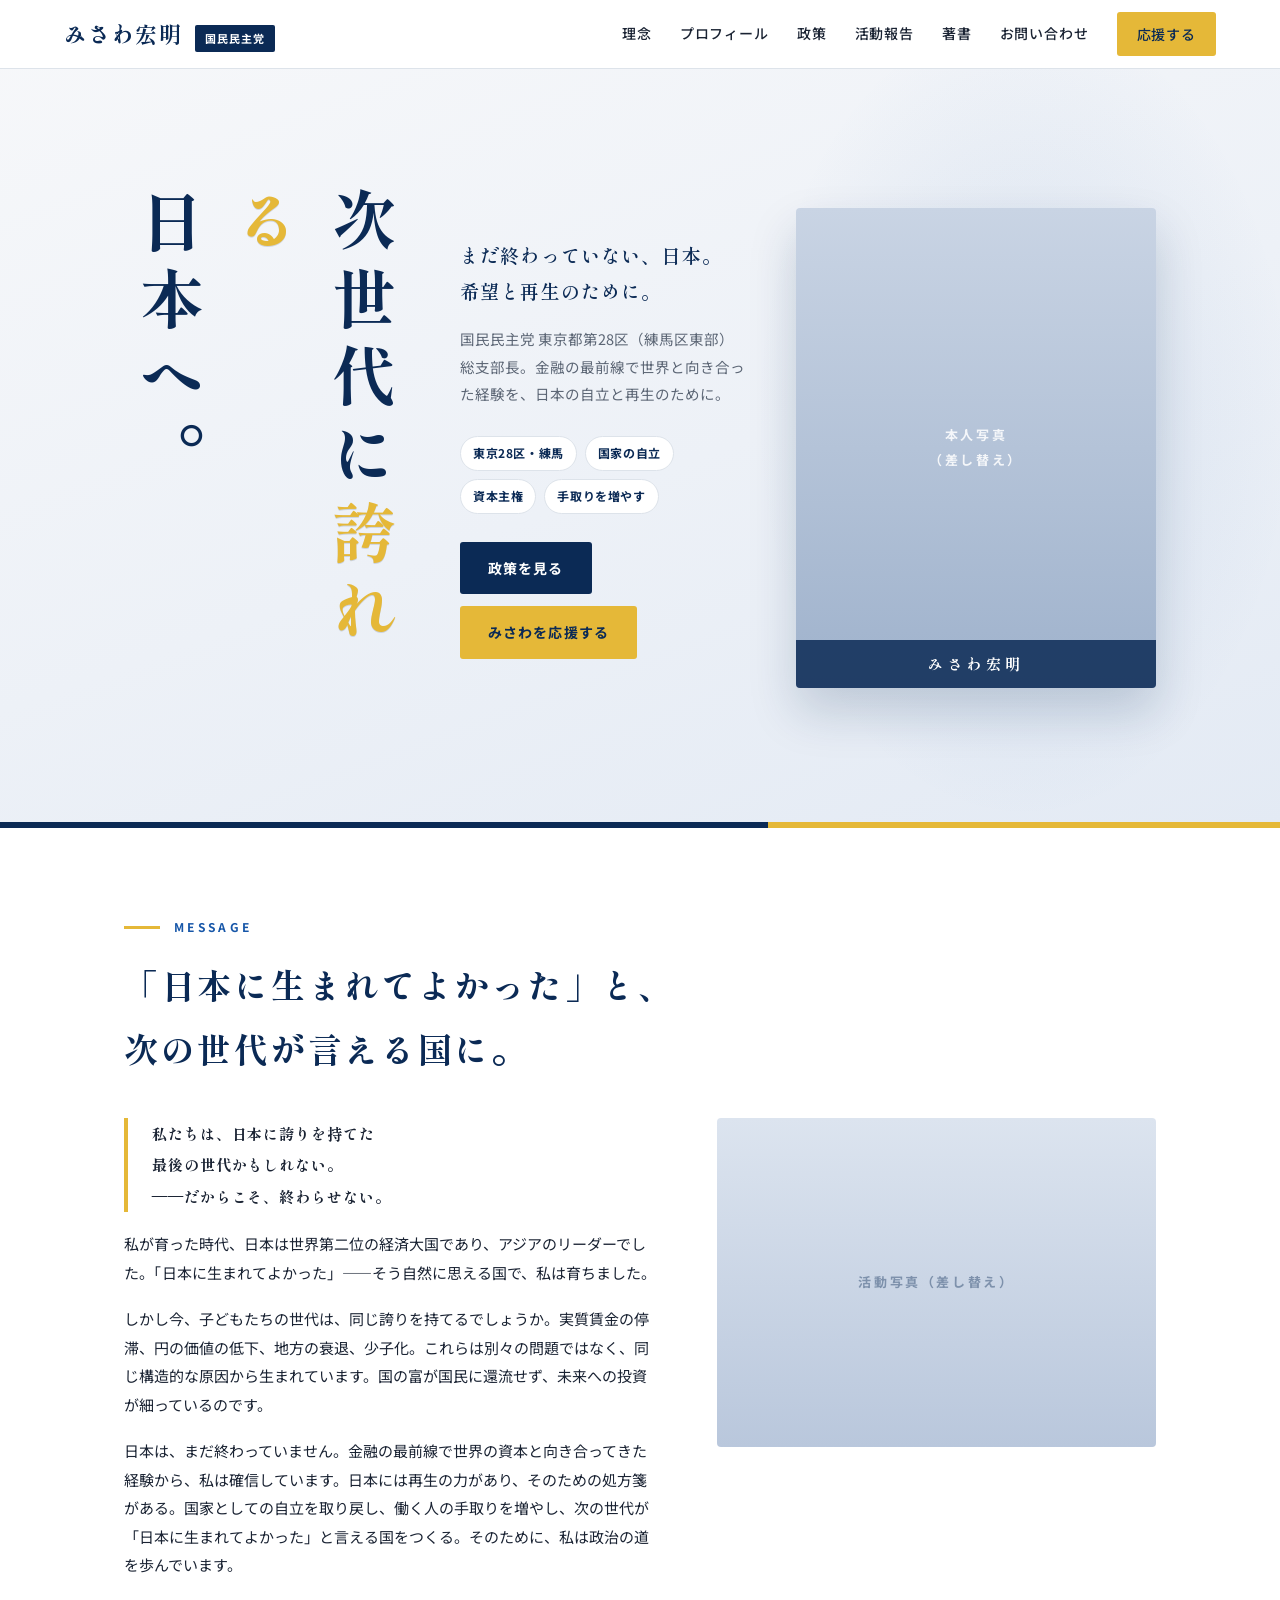
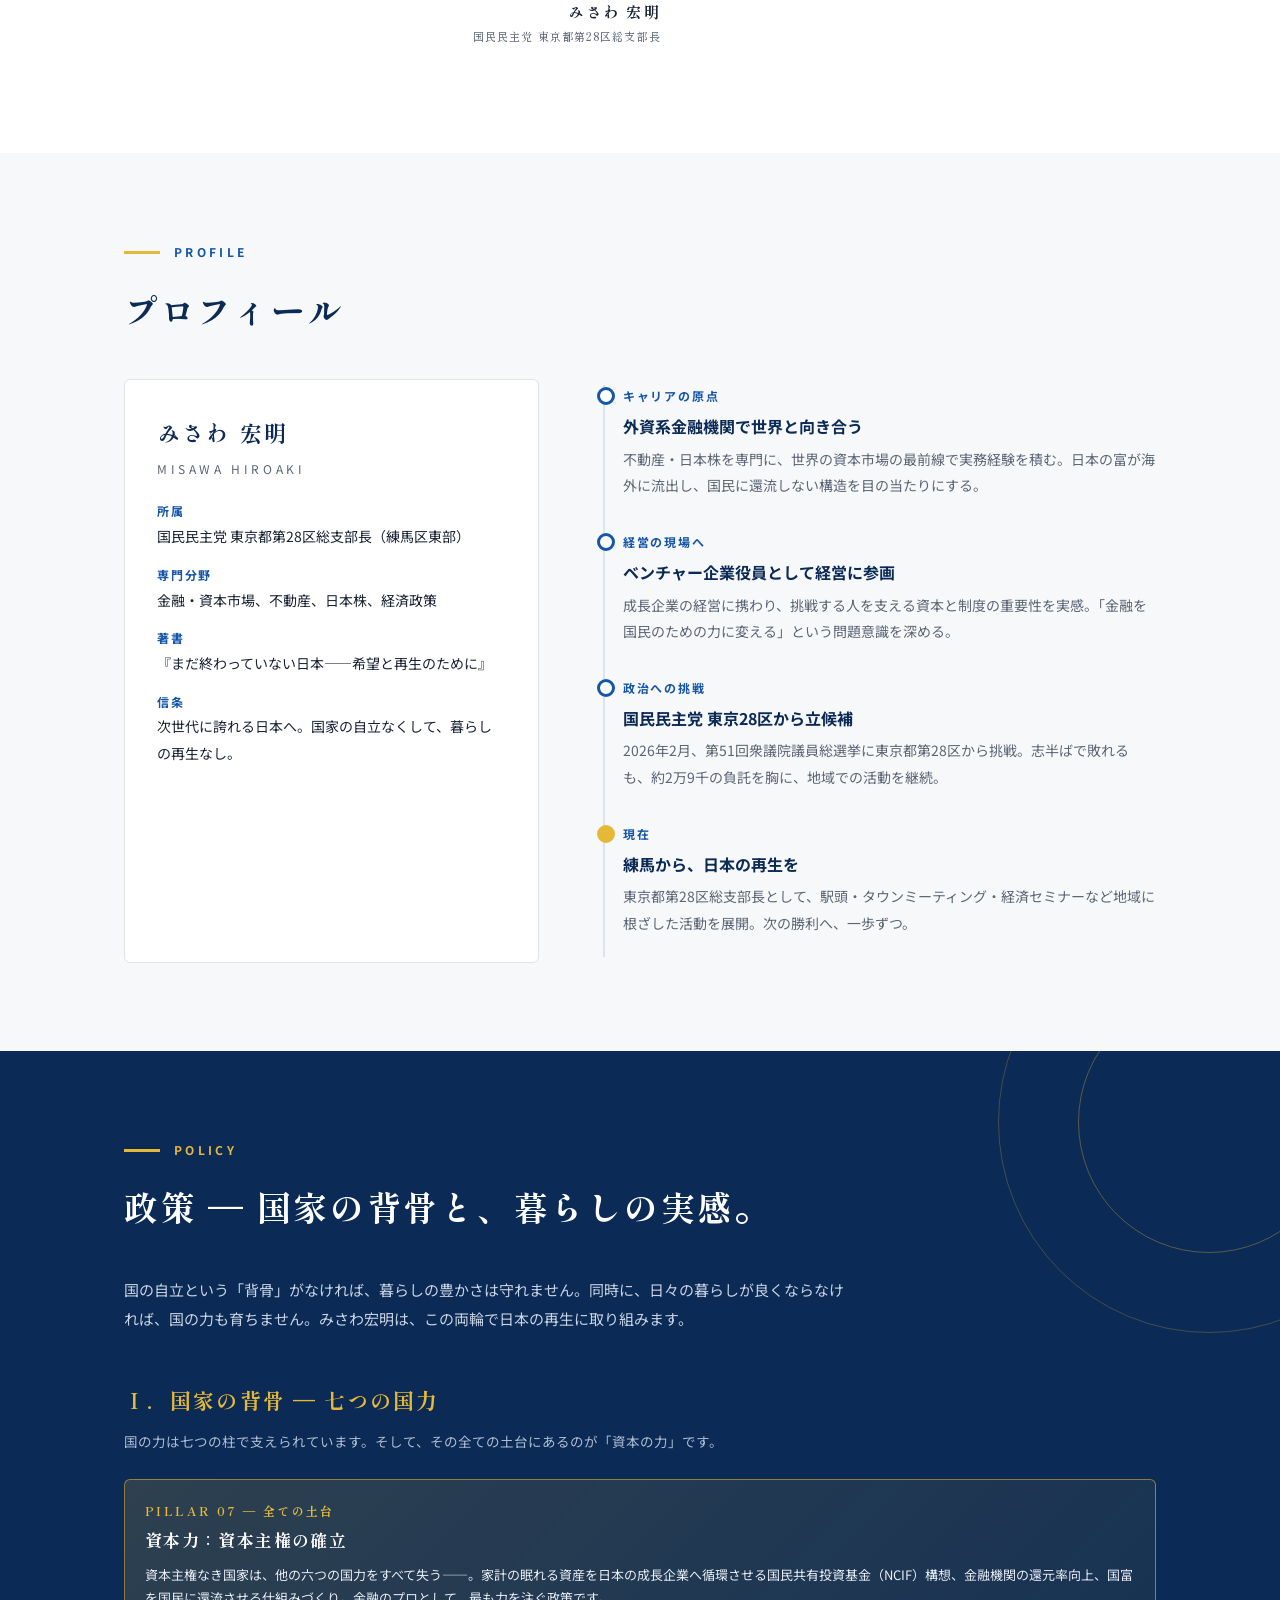
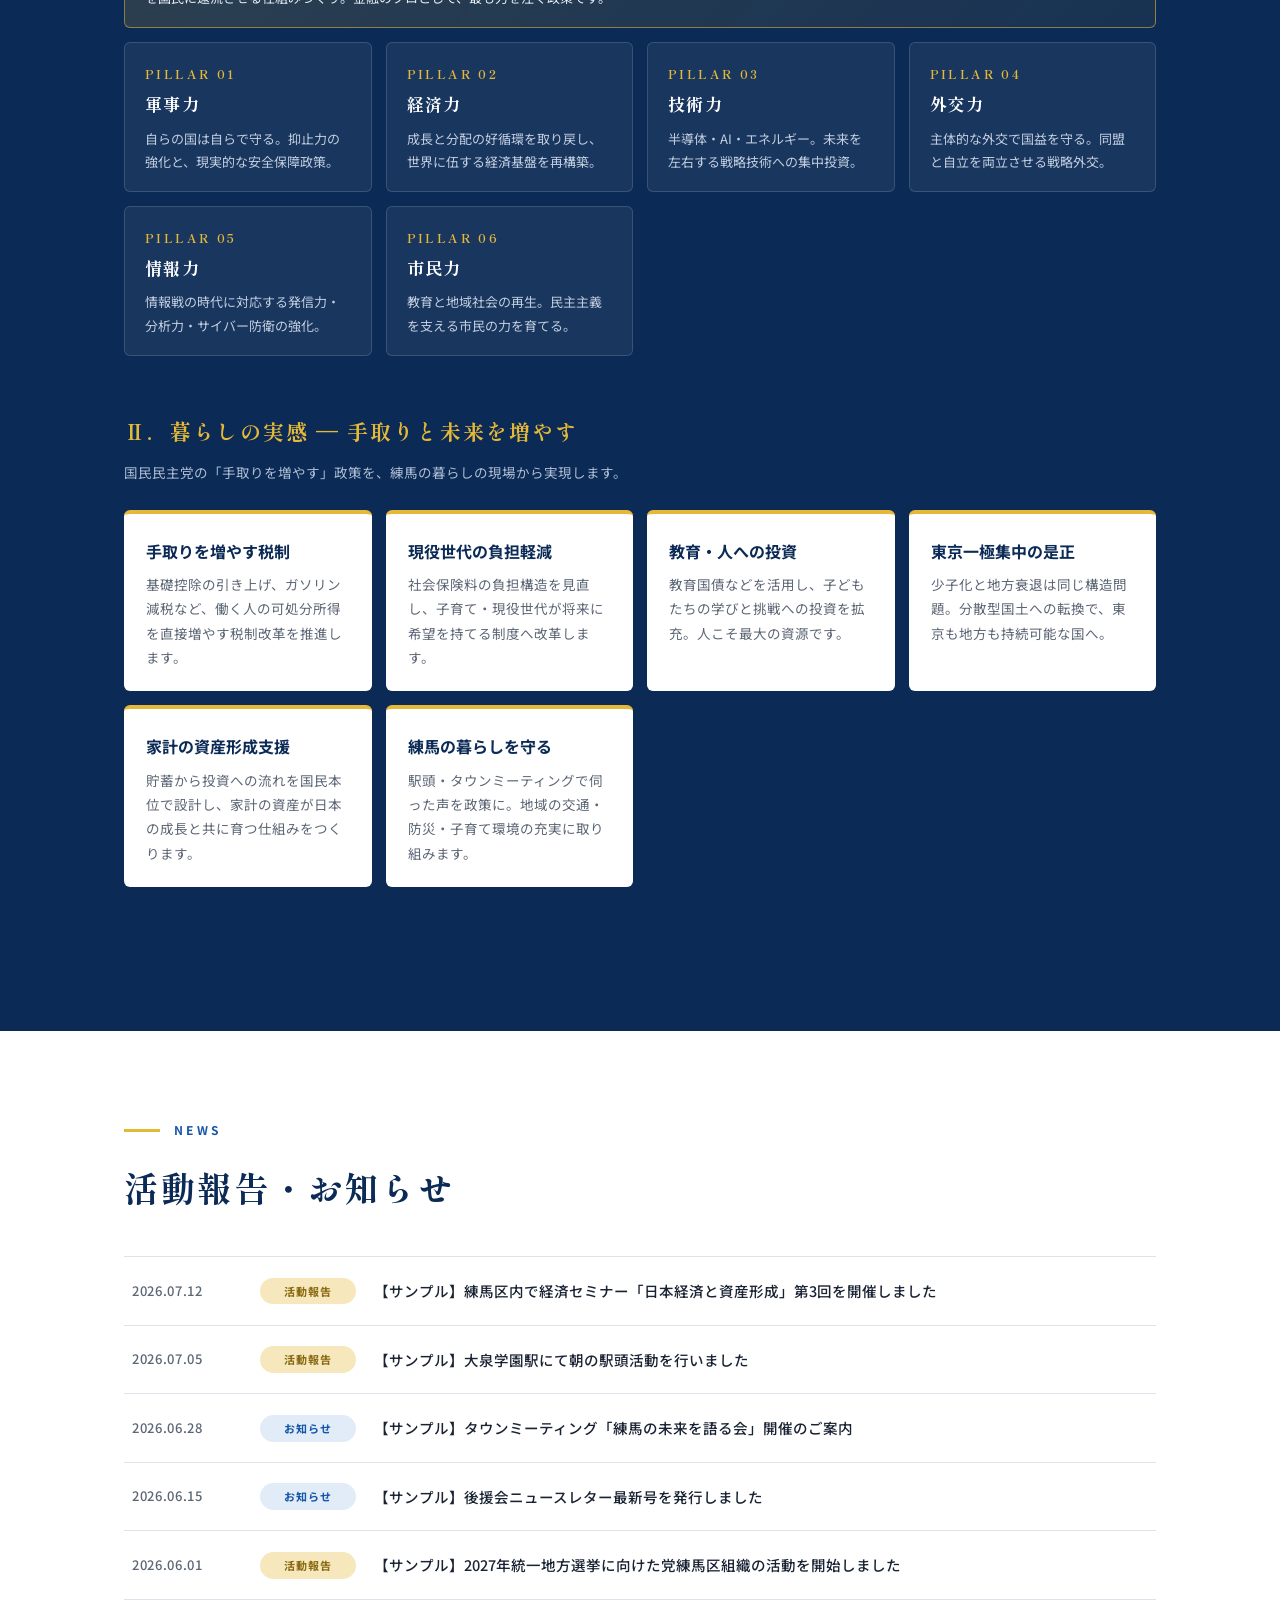
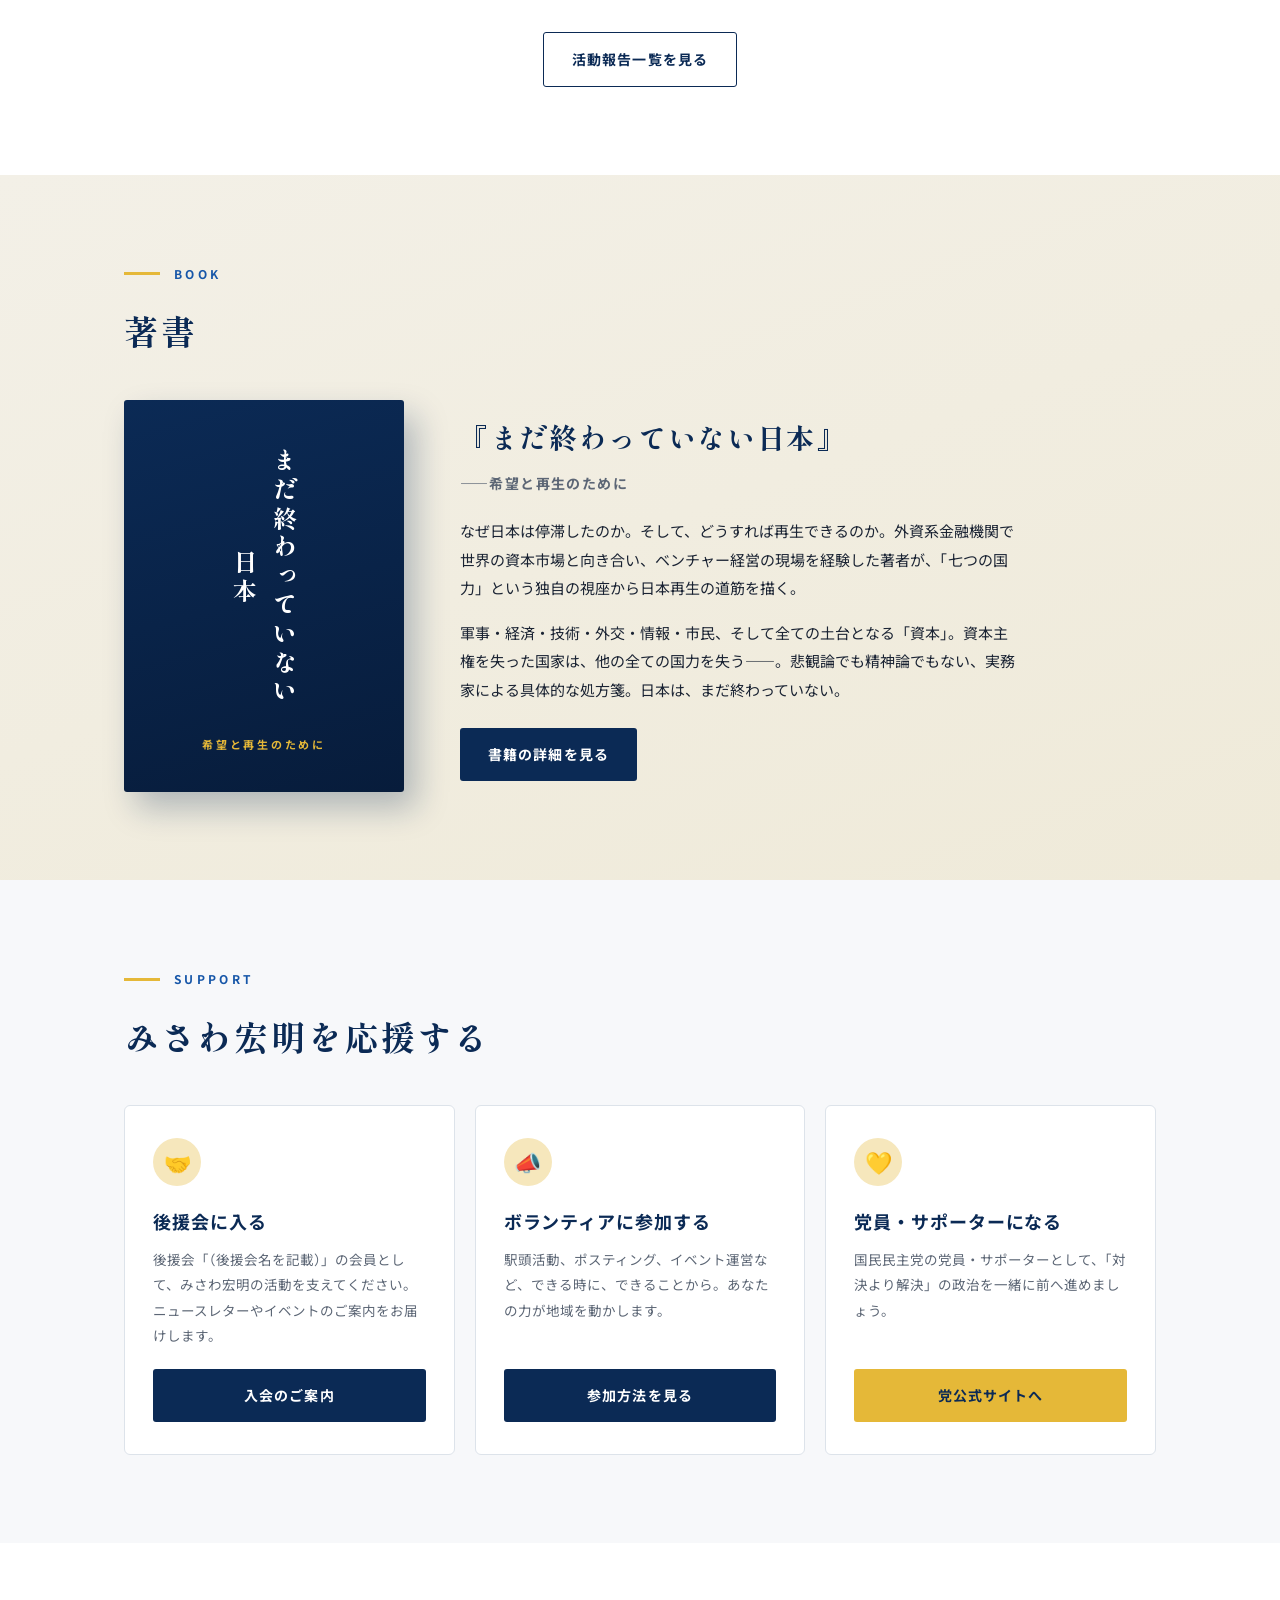
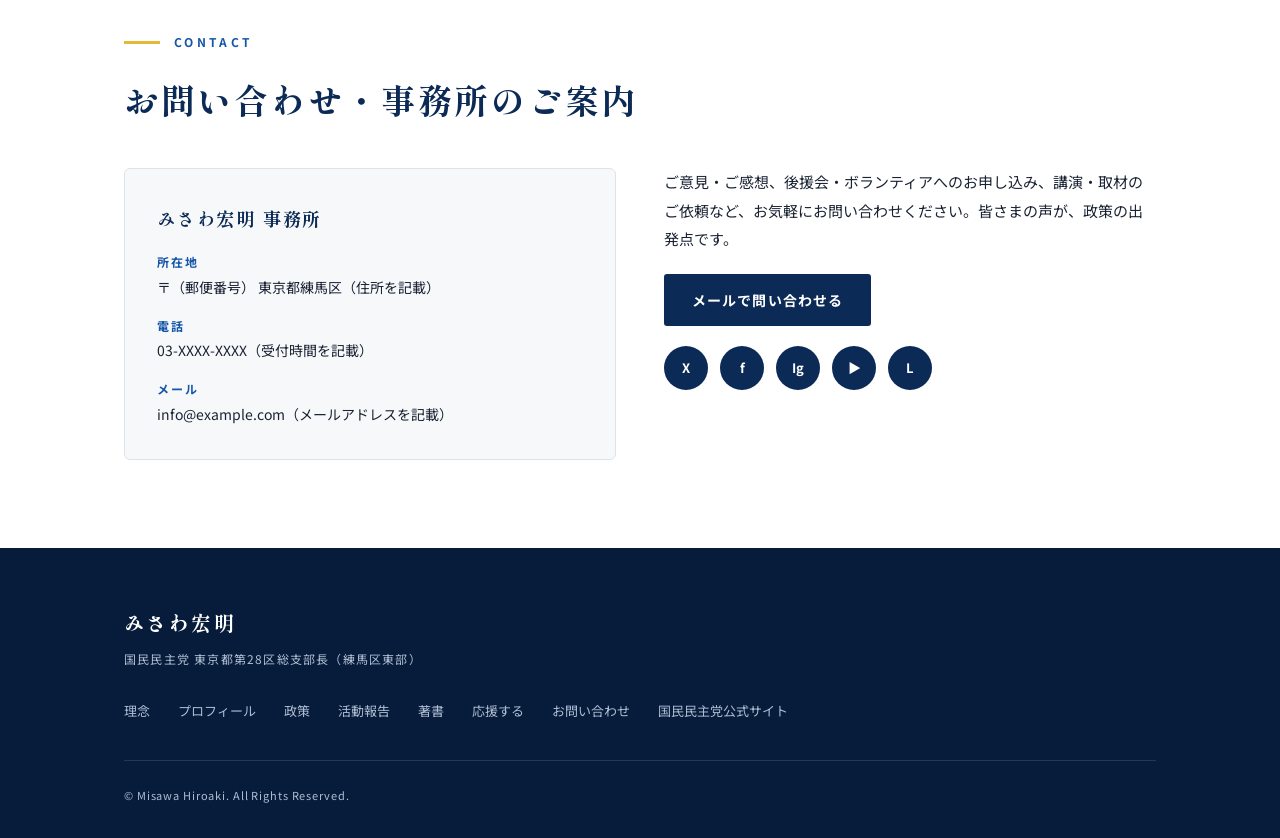
<file: index.html>
<!DOCTYPE html>
<html lang="ja">
<head>
<meta charset="UTF-8">
<meta name="viewport" content="width=device-width, initial-scale=1.0">
<title>みさわ宏明 公式サイト｜次世代に誇れる日本へ。</title>
<meta name="description" content="国民民主党 東京28区（練馬区東部）支部長 みさわ宏明の公式サイト。次世代に誇れる日本へ。国家の自立と暮らしの再生のために活動しています。">
<link rel="preconnect" href="https://fonts.googleapis.com">
<link rel="preconnect" href="https://fonts.gstatic.com" crossorigin>
<link href="https://fonts.googleapis.com/css2?family=Shippori+Mincho:wght@500;600;700;800&family=Noto+Sans+JP:wght@400;500;700;900&display=swap" rel="stylesheet">
<link rel="stylesheet" href="assets/css/style.css">
</head>
<body>

<!-- ============ ヘッダー ============ -->
<header class="header">
  <div class="header-inner">
    <a href="#top" class="brand">
      <span class="brand-name">みさわ宏明</span>
      <span class="brand-party">国民民主党</span>
    </a>
    <button class="menu-btn" id="menuBtn" aria-label="メニュー" aria-expanded="false">
      <span></span><span></span><span></span>
    </button>
    <nav class="nav" id="nav">
      <a href="#message">理念</a>
      <a href="#profile">プロフィール</a>
      <a href="#policy">政策</a>
      <a href="#news">活動報告</a>
      <a href="#book">著書</a>
      <a href="#contact">お問い合わせ</a>
      <a href="#support" class="nav-cta">応援する</a>
    </nav>
  </div>
</header>

<!-- ============ ヒーロー ============ -->
<div class="hero" id="top">
  <div class="hero-inner">
    <h1 class="hero-copy-v">次世代に<span class="accent">誇れる</span><br>日本へ。</h1>
    <div class="hero-body">
      <p class="hero-lead">まだ終わっていない、日本。<br>希望と再生のために。</p>
      <p class="hero-text">国民民主党 東京都第28区（練馬区東部）総支部長。金融の最前線で世界と向き合った経験を、日本の自立と再生のために。</p>
      <div class="hero-tags">
        <span>東京28区・練馬</span>
        <span>国家の自立</span>
        <span>資本主権</span>
        <span>手取りを増やす</span>
      </div>
      <div class="hero-btns">
        <a href="#policy" class="btn btn-primary">政策を見る</a>
        <a href="#support" class="btn btn-gold">みさわを応援する</a>
      </div>
    </div>
    <!-- ▼ 本人写真に差し替える場合：この div を <img src="photo.jpg" alt="みさわ宏明"> に置き換え -->
    <div class="hero-photo">
      <div class="hero-photo-name">みさわ宏明</div>
    </div>
  </div>
</div>

<!-- ============ 理念・メッセージ ============ -->
<section class="message" id="message">
  <div class="container">
    <div class="sec-label reveal"><span>MESSAGE</span></div>
    <h2 class="sec-title reveal">「日本に生まれてよかった」と、<br>次の世代が言える国に。</h2>
    <div class="message-grid">
      <div>
        <p class="message-quote reveal">私たちは、日本に誇りを持てた<br>最後の世代かもしれない。<br>――だからこそ、終わらせない。</p>
        <p class="reveal">私が育った時代、日本は世界第二位の経済大国であり、アジアのリーダーでした。「日本に生まれてよかった」――そう自然に思える国で、私は育ちました。</p>
        <p class="reveal">しかし今、子どもたちの世代は、同じ誇りを持てるでしょうか。実質賃金の停滞、円の価値の低下、地方の衰退、少子化。これらは別々の問題ではなく、同じ構造的な原因から生まれています。国の富が国民に還流せず、未来への投資が細っているのです。</p>
        <p class="reveal">日本は、まだ終わっていません。金融の最前線で世界の資本と向き合ってきた経験から、私は確信しています。日本には再生の力があり、そのための処方箋がある。国家としての自立を取り戻し、働く人の手取りを増やし、次の世代が「日本に生まれてよかった」と言える国をつくる。そのために、私は政治の道を歩んでいます。</p>
        <p class="message-sign reveal">みさわ 宏明<small>国民民主党 東京都第28区総支部長</small></p>
      </div>
      <!-- ▼ 活動写真などに差し替え -->
      <div class="message-photo reveal">活動写真（差し替え）</div>
    </div>
  </div>
</section>

<!-- ============ プロフィール ============ -->
<section class="profile" id="profile">
  <div class="container">
    <div class="sec-label reveal"><span>PROFILE</span></div>
    <h2 class="sec-title reveal">プロフィール</h2>
    <div class="profile-grid">
      <div class="profile-card reveal">
        <h3>みさわ 宏明</h3>
        <p class="kana">MISAWA HIROAKI</p>
        <dl>
          <dt>所属</dt>
          <dd>国民民主党 東京都第28区総支部長（練馬区東部）</dd>
          <dt>専門分野</dt>
          <dd>金融・資本市場、不動産、日本株、経済政策</dd>
          <dt>著書</dt>
          <dd>『まだ終わっていない日本――希望と再生のために』</dd>
          <dt>信条</dt>
          <dd>次世代に誇れる日本へ。国家の自立なくして、暮らしの再生なし。</dd>
        </dl>
      </div>
      <ul class="timeline">
        <li class="reveal">
          <span class="t-era">キャリアの原点</span>
          <div class="t-title">外資系金融機関で世界と向き合う</div>
          <p>不動産・日本株を専門に、世界の資本市場の最前線で実務経験を積む。日本の富が海外に流出し、国民に還流しない構造を目の当たりにする。</p>
        </li>
        <li class="reveal">
          <span class="t-era">経営の現場へ</span>
          <div class="t-title">ベンチャー企業役員として経営に参画</div>
          <p>成長企業の経営に携わり、挑戦する人を支える資本と制度の重要性を実感。「金融を国民のための力に変える」という問題意識を深める。</p>
        </li>
        <li class="reveal">
          <span class="t-era">政治への挑戦</span>
          <div class="t-title">国民民主党 東京28区から立候補</div>
          <p>2026年2月、第51回衆議院議員総選挙に東京都第28区から挑戦。志半ばで敗れるも、約2万9千の負託を胸に、地域での活動を継続。</p>
        </li>
        <li class="reveal">
          <span class="t-era">現在</span>
          <div class="t-title">練馬から、日本の再生を</div>
          <p>東京都第28区総支部長として、駅頭・タウンミーティング・経済セミナーなど地域に根ざした活動を展開。次の勝利へ、一歩ずつ。</p>
        </li>
      </ul>
    </div>
  </div>
</section>

<!-- ============ 政策 ============ -->
<section class="policy" id="policy">
  <div class="container">
    <div class="sec-label reveal"><span>POLICY</span></div>
    <h2 class="sec-title reveal">政策 ― 国家の背骨と、暮らしの実感。</h2>
    <p class="policy-intro reveal">国の自立という「背骨」がなければ、暮らしの豊かさは守れません。同時に、日々の暮らしが良くならなければ、国の力も育ちません。みさわ宏明は、この両輪で日本の再生に取り組みます。</p>

    <div class="policy-block">
      <h3 class="policy-block-title reveal">Ⅰ．国家の背骨 ― 七つの国力</h3>
      <p class="policy-block-sub reveal">国の力は七つの柱で支えられています。そして、その全ての土台にあるのが「資本の力」です。</p>
      <div class="pillars">
        <div class="pillar pillar-key reveal">
          <h4><em>PILLAR 07 ― 全ての土台</em>資本力：資本主権の確立</h4>
          <p>資本主権なき国家は、他の六つの国力をすべて失う――。家計の眠れる資産を日本の成長企業へ循環させる国民共有投資基金（NCIF）構想、金融機関の還元率向上、国富を国民に還流させる仕組みづくり。金融のプロとして、最も力を注ぐ政策です。</p>
        </div>
        <div class="pillar reveal"><h4><em>PILLAR 01</em>軍事力</h4><p>自らの国は自らで守る。抑止力の強化と、現実的な安全保障政策。</p></div>
        <div class="pillar reveal"><h4><em>PILLAR 02</em>経済力</h4><p>成長と分配の好循環を取り戻し、世界に伍する経済基盤を再構築。</p></div>
        <div class="pillar reveal"><h4><em>PILLAR 03</em>技術力</h4><p>半導体・AI・エネルギー。未来を左右する戦略技術への集中投資。</p></div>
        <div class="pillar reveal"><h4><em>PILLAR 04</em>外交力</h4><p>主体的な外交で国益を守る。同盟と自立を両立させる戦略外交。</p></div>
        <div class="pillar reveal"><h4><em>PILLAR 05</em>情報力</h4><p>情報戦の時代に対応する発信力・分析力・サイバー防衛の強化。</p></div>
        <div class="pillar reveal"><h4><em>PILLAR 06</em>市民力</h4><p>教育と地域社会の再生。民主主義を支える市民の力を育てる。</p></div>
      </div>
    </div>

    <div class="policy-block">
      <h3 class="policy-block-title reveal">Ⅱ．暮らしの実感 ― 手取りと未来を増やす</h3>
      <p class="policy-block-sub reveal">国民民主党の「手取りを増やす」政策を、練馬の暮らしの現場から実現します。</p>
      <div class="life-cards">
        <div class="life-card reveal"><h4>手取りを増やす税制</h4><p>基礎控除の引き上げ、ガソリン減税など、働く人の可処分所得を直接増やす税制改革を推進します。</p></div>
        <div class="life-card reveal"><h4>現役世代の負担軽減</h4><p>社会保険料の負担構造を見直し、子育て・現役世代が将来に希望を持てる制度へ改革します。</p></div>
        <div class="life-card reveal"><h4>教育・人への投資</h4><p>教育国債などを活用し、子どもたちの学びと挑戦への投資を拡充。人こそ最大の資源です。</p></div>
        <div class="life-card reveal"><h4>東京一極集中の是正</h4><p>少子化と地方衰退は同じ構造問題。分散型国土への転換で、東京も地方も持続可能な国へ。</p></div>
        <div class="life-card reveal"><h4>家計の資産形成支援</h4><p>貯蓄から投資への流れを国民本位で設計し、家計の資産が日本の成長と共に育つ仕組みをつくります。</p></div>
        <div class="life-card reveal"><h4>練馬の暮らしを守る</h4><p>駅頭・タウンミーティングで伺った声を政策に。地域の交通・防災・子育て環境の充実に取り組みます。</p></div>
      </div>
    </div>
  </div>
</section>

<!-- ============ 活動報告・お知らせ ============ -->
<section class="news" id="news">
  <div class="container">
    <div class="sec-label reveal"><span>NEWS</span></div>
    <h2 class="sec-title reveal">活動報告・お知らせ</h2>
    <!-- ▼ 更新はこのリストの <li> を追加・編集してください（日付・カテゴリ・タイトル・リンク先） -->
    <ul class="news-list reveal">
      <li><a href="#"><span class="news-date">2026.07.12</span><span class="news-cat cat-activity">活動報告</span><span class="news-title">【サンプル】練馬区内で経済セミナー「日本経済と資産形成」第3回を開催しました</span></a></li>
      <li><a href="#"><span class="news-date">2026.07.05</span><span class="news-cat cat-activity">活動報告</span><span class="news-title">【サンプル】大泉学園駅にて朝の駅頭活動を行いました</span></a></li>
      <li><a href="#"><span class="news-date">2026.06.28</span><span class="news-cat cat-notice">お知らせ</span><span class="news-title">【サンプル】タウンミーティング「練馬の未来を語る会」開催のご案内</span></a></li>
      <li><a href="#"><span class="news-date">2026.06.15</span><span class="news-cat cat-notice">お知らせ</span><span class="news-title">【サンプル】後援会ニュースレター最新号を発行しました</span></a></li>
      <li><a href="#"><span class="news-date">2026.06.01</span><span class="news-cat cat-activity">活動報告</span><span class="news-title">【サンプル】2027年統一地方選挙に向けた党練馬区組織の活動を開始しました</span></a></li>
    </ul>
    <div class="news-more reveal"><a href="#" class="btn btn-ghost">活動報告一覧を見る</a></div>
  </div>
</section>

<!-- ============ 著書 ============ -->
<section class="book" id="book">
  <div class="container">
    <div class="sec-label reveal"><span>BOOK</span></div>
    <h2 class="sec-title reveal">著書</h2>
    <div class="book-grid">
      <!-- ▼ 書影画像に差し替える場合：この div を <img src="book.jpg" alt="書影"> に置き換え -->
      <div class="book-cover reveal">
        <div class="bc-title">まだ終わっていない日本</div>
        <div class="bc-sub">希望と再生のために</div>
      </div>
      <div>
        <h3 class="reveal">『まだ終わっていない日本』</h3>
        <p class="book-sub reveal">――希望と再生のために</p>
        <p class="reveal">なぜ日本は停滞したのか。そして、どうすれば再生できるのか。外資系金融機関で世界の資本市場と向き合い、ベンチャー経営の現場を経験した著者が、「七つの国力」という独自の視座から日本再生の道筋を描く。</p>
        <p class="reveal">軍事・経済・技術・外交・情報・市民、そして全ての土台となる「資本」。資本主権を失った国家は、他の全ての国力を失う――。悲観論でも精神論でもない、実務家による具体的な処方箋。日本は、まだ終わっていない。</p>
        <a href="#" class="btn btn-primary reveal">書籍の詳細を見る</a>
      </div>
    </div>
  </div>
</section>

<!-- ============ 応援・後援会 ============ -->
<section class="support" id="support">
  <div class="container">
    <div class="sec-label reveal"><span>SUPPORT</span></div>
    <h2 class="sec-title reveal">みさわ宏明を応援する</h2>
    <div class="support-cards">
      <div class="support-card reveal">
        <div class="sc-icon">🤝</div>
        <h4>後援会に入る</h4>
        <p>後援会「（後援会名を記載）」の会員として、みさわ宏明の活動を支えてください。ニュースレターやイベントのご案内をお届けします。</p>
        <a href="#contact" class="btn btn-primary">入会のご案内</a>
      </div>
      <div class="support-card reveal">
        <div class="sc-icon">📣</div>
        <h4>ボランティアに参加する</h4>
        <p>駅頭活動、ポスティング、イベント運営など、できる時に、できることから。あなたの力が地域を動かします。</p>
        <a href="#contact" class="btn btn-primary">参加方法を見る</a>
      </div>
      <div class="support-card reveal">
        <div class="sc-icon">💛</div>
        <h4>党員・サポーターになる</h4>
        <p>国民民主党の党員・サポーターとして、「対決より解決」の政治を一緒に前へ進めましょう。</p>
        <a href="https://new-kokumin.jp/" class="btn btn-gold" target="_blank" rel="noopener">党公式サイトへ</a>
      </div>
    </div>
  </div>
</section>

<!-- ============ お問い合わせ・事務所 ============ -->
<section class="contact" id="contact">
  <div class="container">
    <div class="sec-label reveal"><span>CONTACT</span></div>
    <h2 class="sec-title reveal">お問い合わせ・事務所のご案内</h2>
    <div class="contact-grid">
      <div class="office-box reveal">
        <h4>みさわ宏明 事務所</h4>
        <dl>
          <dt>所在地</dt>
          <dd>〒（郵便番号） 東京都練馬区（住所を記載）</dd>
          <dt>電話</dt>
          <dd>03-XXXX-XXXX（受付時間を記載）</dd>
          <dt>メール</dt>
          <dd>info@example.com（メールアドレスを記載）</dd>
        </dl>
      </div>
      <div class="reveal">
        <p style="font-size:15px;margin-bottom:20px;">ご意見・ご感想、後援会・ボランティアへのお申し込み、講演・取材のご依頼など、お気軽にお問い合わせください。皆さまの声が、政策の出発点です。</p>
        <a href="mailto:info@example.com" class="btn btn-primary">メールで問い合わせる</a>
        <!-- ▼ SNSリンク：href を各アカウントURLに差し替えてください -->
        <div class="sns-row">
          <a href="#" aria-label="X（旧Twitter）">X</a>
          <a href="#" aria-label="Facebook">f</a>
          <a href="#" aria-label="Instagram">Ig</a>
          <a href="#" aria-label="YouTube">▶</a>
          <a href="#" aria-label="LINE">L</a>
        </div>
      </div>
    </div>
  </div>
</section>

<!-- ============ フッター ============ -->
<footer class="footer">
  <div class="footer-inner">
    <div class="footer-brand">みさわ宏明</div>
    <div class="footer-party">国民民主党 東京都第28区総支部長（練馬区東部）</div>
    <nav class="footer-nav">
      <a href="#message">理念</a>
      <a href="#profile">プロフィール</a>
      <a href="#policy">政策</a>
      <a href="#news">活動報告</a>
      <a href="#book">著書</a>
      <a href="#support">応援する</a>
      <a href="#contact">お問い合わせ</a>
      <a href="https://new-kokumin.jp/" target="_blank" rel="noopener">国民民主党公式サイト</a>
    </nav>
    <div class="footer-copy">© Misawa Hiroaki. All Rights Reserved.</div>
  </div>
</footer>
<script src="assets/js/main.js"></script>
</body>
</html>
</file>
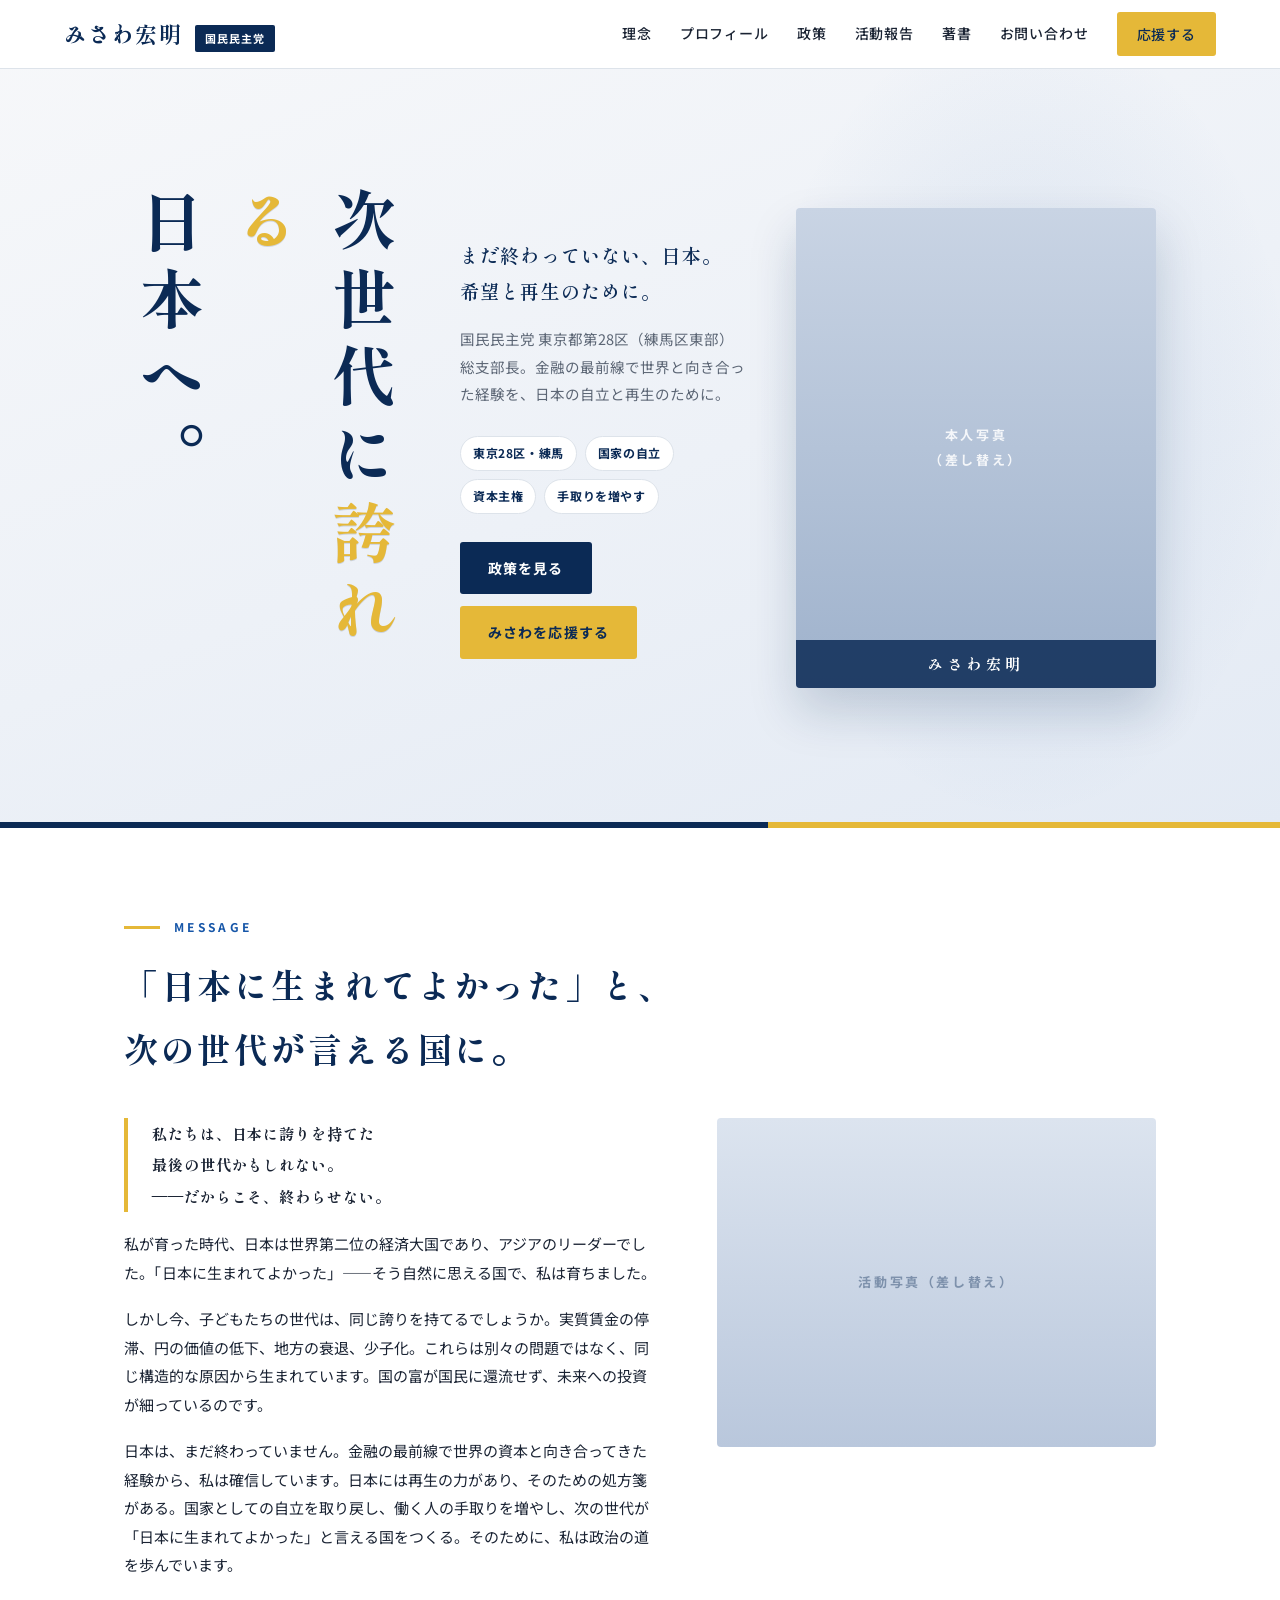
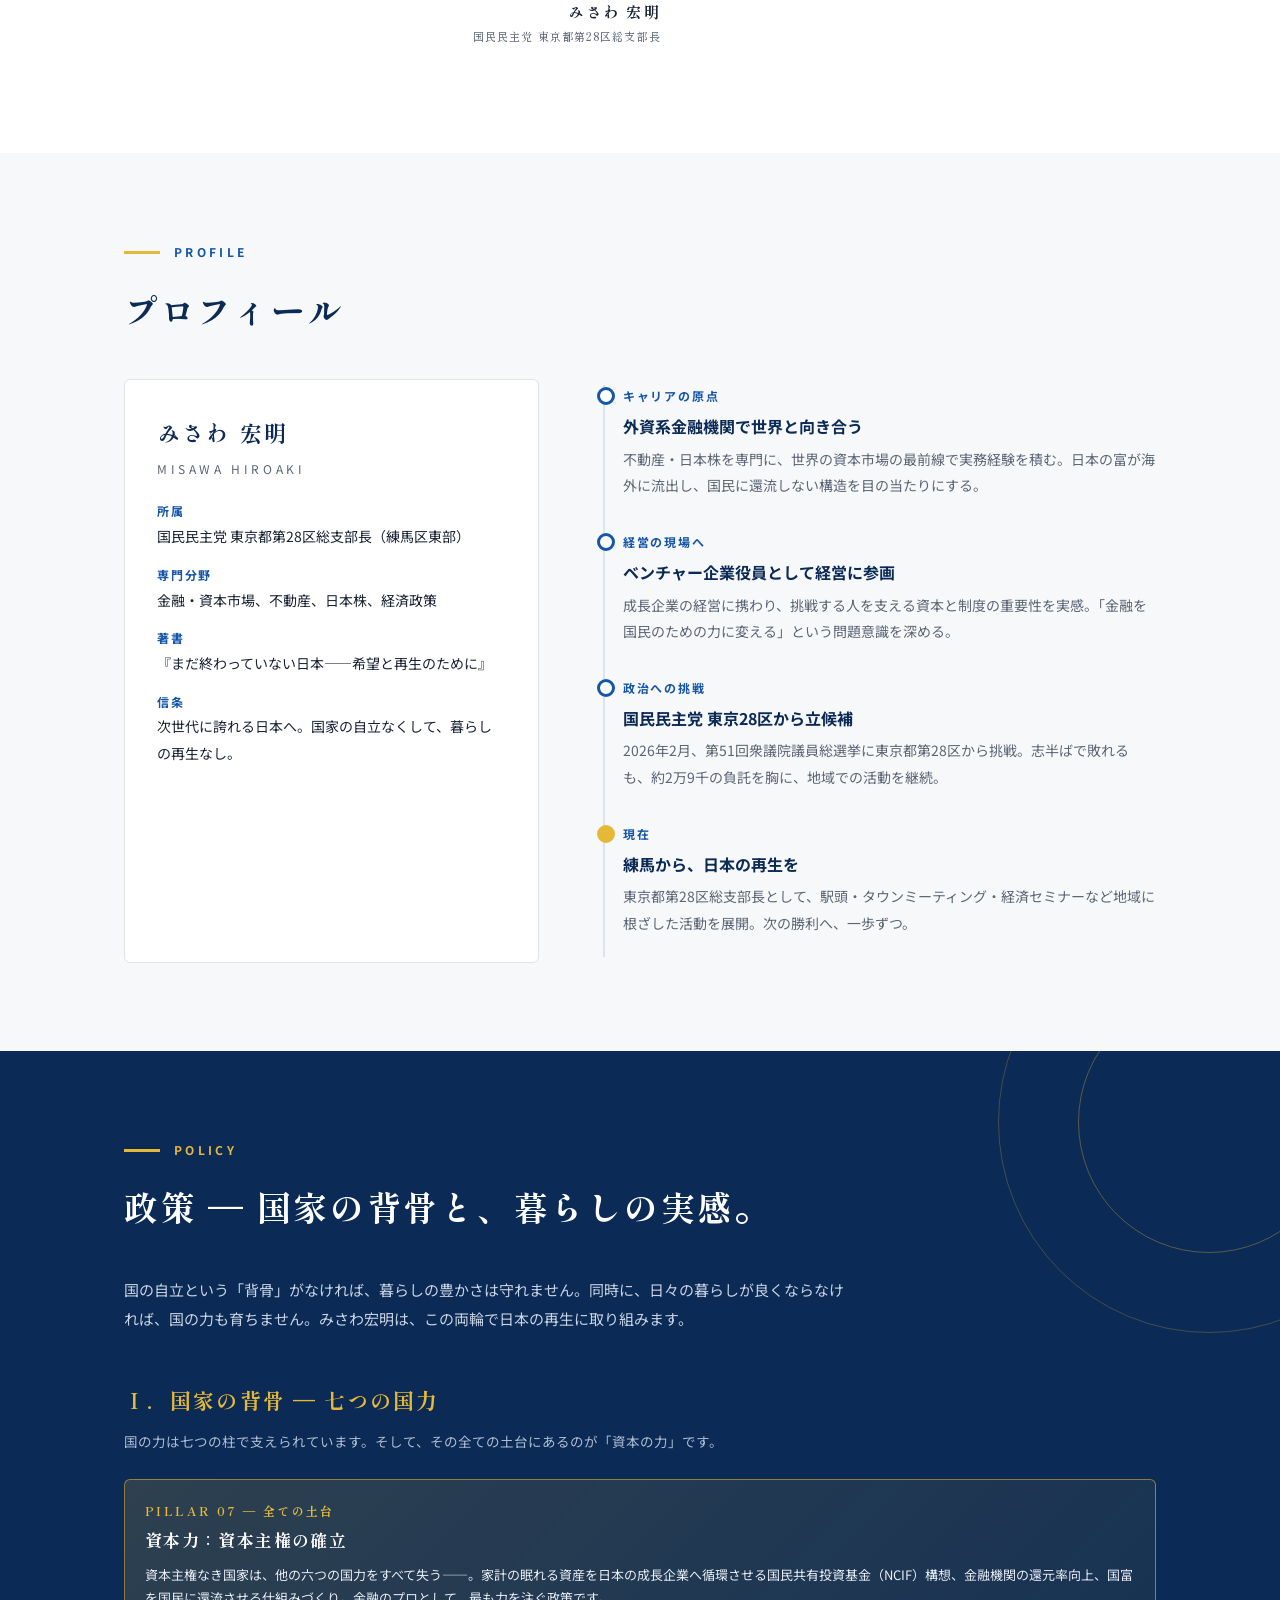
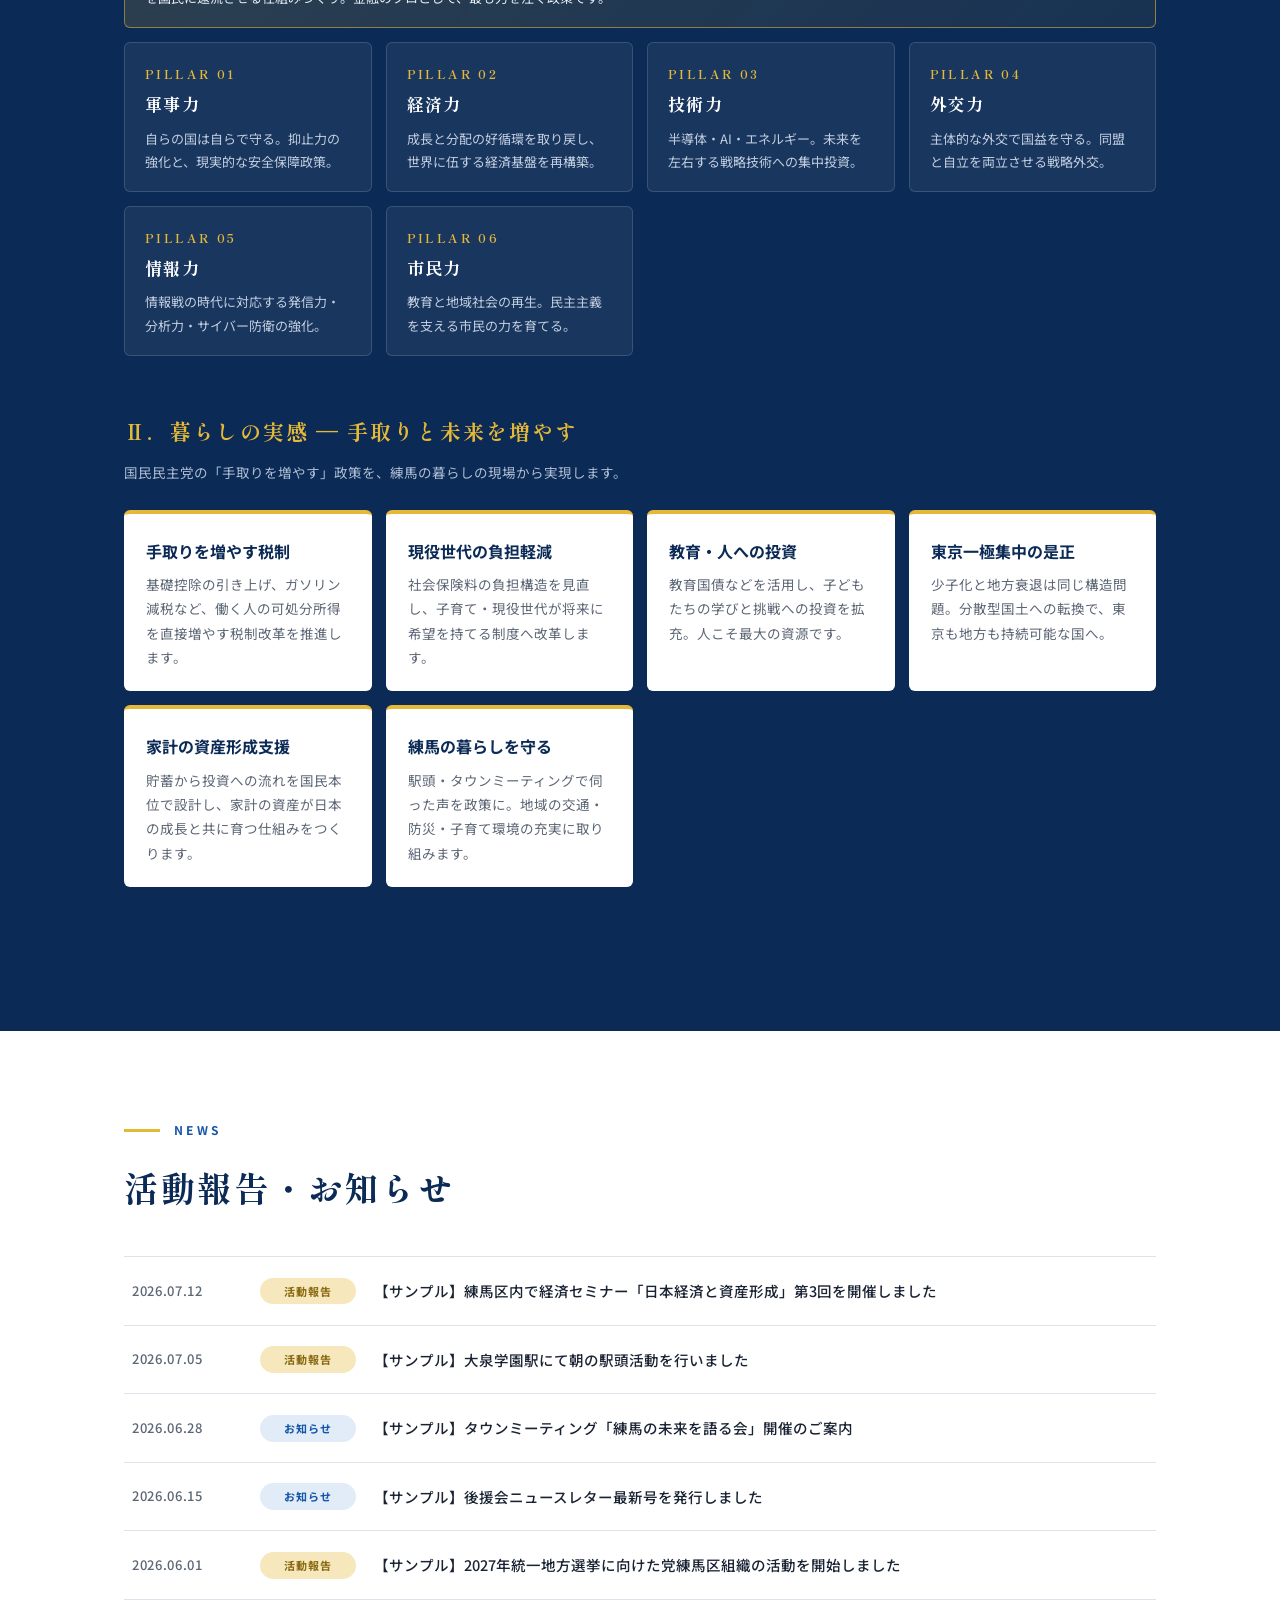
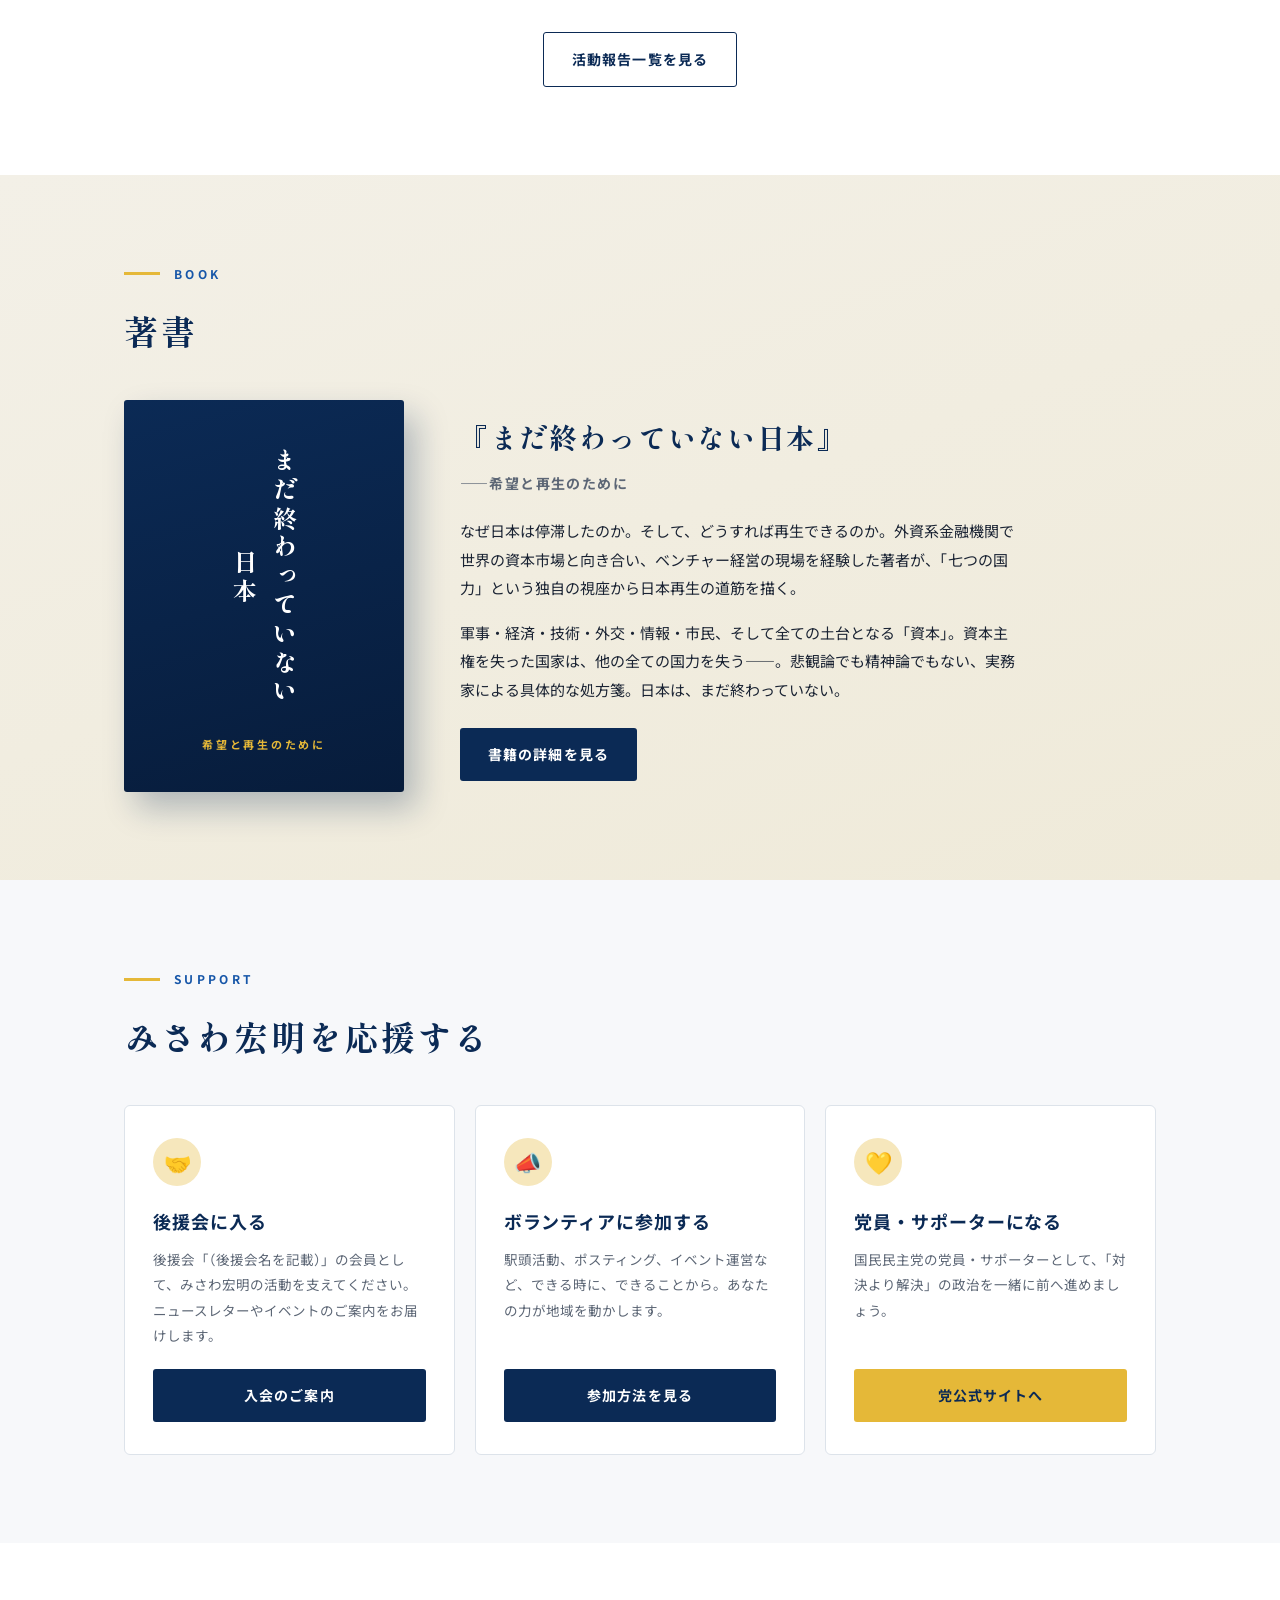
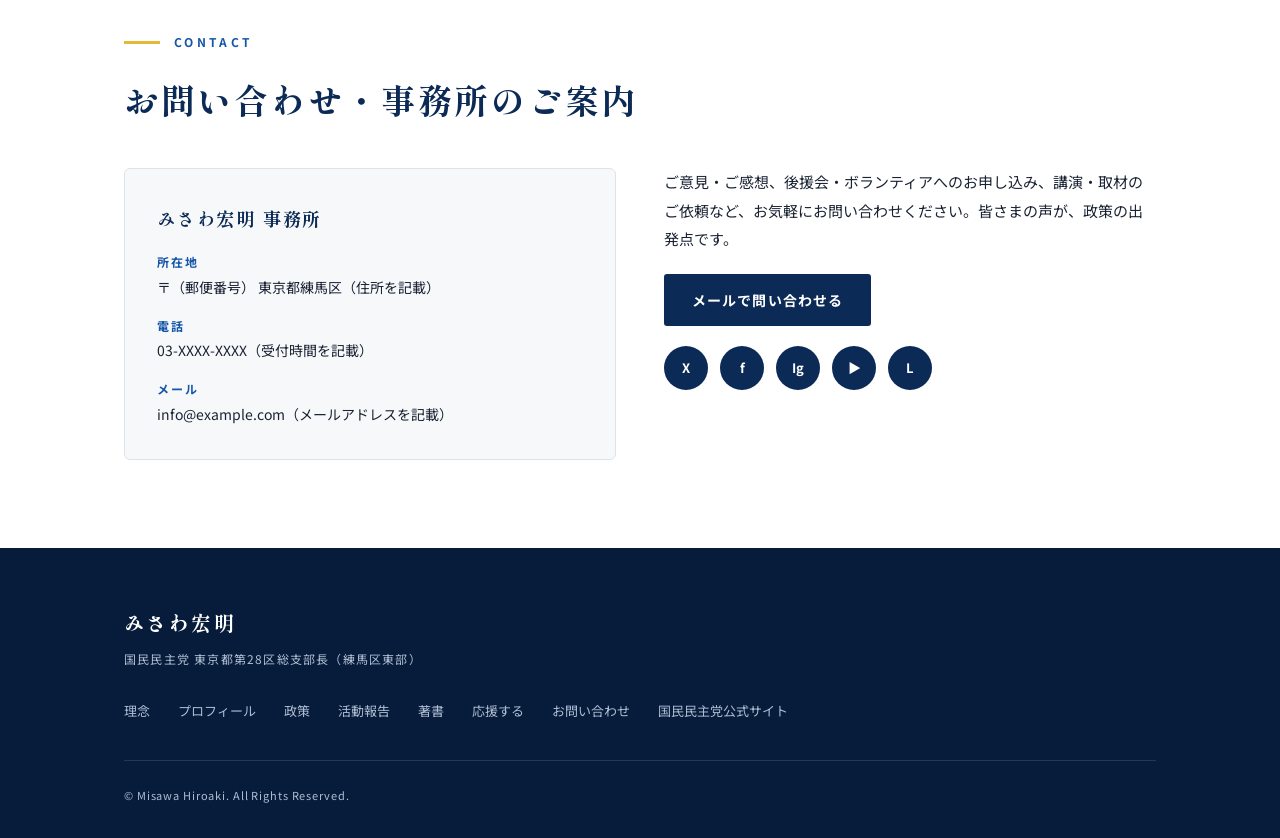
<file: misawa-hiroaki-official (1).html>
<!DOCTYPE html>
<html lang="ja">
<head>
<meta charset="UTF-8">
<meta name="viewport" content="width=device-width, initial-scale=1.0">
<title>みさわ宏明 公式サイト｜次世代に誇れる日本へ。</title>
<meta name="description" content="国民民主党 東京28区（練馬区東部）支部長 みさわ宏明の公式サイト。次世代に誇れる日本へ。国家の自立と暮らしの再生のために活動しています。">
<link rel="preconnect" href="https://fonts.googleapis.com">
<link rel="preconnect" href="https://fonts.gstatic.com" crossorigin>
<link href="https://fonts.googleapis.com/css2?family=Shippori+Mincho:wght@500;600;700;800&family=Noto+Sans+JP:wght@400;500;700;900&display=swap" rel="stylesheet">
<style>
:root{
  --navy:#0B2A55;
  --navy-deep:#071C3B;
  --blue:#1656A8;
  --gold:#E5B838;
  --gold-soft:#F6E7BC;
  --paper:#F7F8FA;
  --white:#FFFFFF;
  --ink:#1A2333;
  --gray:#5C6675;
  --line:#DDE3EA;
  --serif:'Shippori Mincho','Hiragino Mincho ProN','Yu Mincho',serif;
  --sans:'Noto Sans JP','Hiragino Kaku Gothic ProN','Yu Gothic',sans-serif;
}
*{margin:0;padding:0;box-sizing:border-box;}
html{scroll-behavior:smooth;}
body{font-family:var(--sans);color:var(--ink);background:var(--white);line-height:1.9;font-size:16px;-webkit-font-smoothing:antialiased;}
img{max-width:100%;display:block;}
a{color:inherit;text-decoration:none;}
ul{list-style:none;}
.container{max-width:1080px;margin:0 auto;padding:0 24px;}

/* ===== Header ===== */
.header{position:fixed;top:0;left:0;right:0;z-index:100;background:rgba(255,255,255,.96);backdrop-filter:blur(8px);border-bottom:1px solid var(--line);}
.header-inner{max-width:1200px;margin:0 auto;padding:0 24px;height:68px;display:flex;align-items:center;justify-content:space-between;}
.brand{display:flex;align-items:baseline;gap:12px;}
.brand-name{font-family:var(--serif);font-weight:800;font-size:22px;letter-spacing:.08em;color:var(--navy);}
.brand-party{font-size:11px;font-weight:700;color:var(--white);background:var(--navy);padding:3px 10px;border-radius:2px;letter-spacing:.1em;}
.nav{display:flex;gap:28px;align-items:center;}
.nav a{font-size:14px;font-weight:500;letter-spacing:.06em;color:var(--ink);padding:6px 0;border-bottom:2px solid transparent;transition:border-color .2s,color .2s;}
.nav a:hover{color:var(--blue);border-color:var(--gold);}
.nav-cta{background:var(--gold);color:var(--navy) !important;font-weight:700;padding:9px 20px !important;border-radius:3px;border:none !important;transition:filter .2s;}
.nav-cta:hover{filter:brightness(1.05);}
.menu-btn{display:none;background:none;border:none;cursor:pointer;padding:8px;}
.menu-btn span{display:block;width:24px;height:2px;background:var(--navy);margin:5px 0;transition:.3s;}

/* ===== Hero ===== */
.hero{position:relative;min-height:92vh;display:flex;align-items:center;background:linear-gradient(160deg,#F7F8FA 0%,#EDF1F7 55%,#E3EAF4 100%);overflow:hidden;padding-top:68px;}
.hero::before{content:"";position:absolute;right:-10%;top:-20%;width:60%;height:140%;background:radial-gradient(closest-side,rgba(22,86,168,.10),transparent 70%);}
.hero::after{content:"";position:absolute;left:0;bottom:0;width:100%;height:6px;background:linear-gradient(90deg,var(--navy) 0%,var(--navy) 60%,var(--gold) 60%,var(--gold) 100%);}
.hero-inner{position:relative;max-width:1080px;margin:0 auto;padding:56px 24px;display:grid;grid-template-columns:auto 1fr auto;gap:48px;align-items:center;width:100%;}
.hero-copy-v{writing-mode:vertical-rl;font-family:var(--serif);font-weight:800;font-size:clamp(40px,5.5vw,64px);letter-spacing:.22em;color:var(--navy);line-height:1.5;height:min(60vh,520px);}
.hero-copy-v .accent{color:var(--gold);text-shadow:0 1px 0 rgba(11,42,85,.15);}
.hero-body{max-width:420px;}
.hero-lead{font-family:var(--serif);font-size:19px;font-weight:600;color:var(--navy);letter-spacing:.06em;margin-bottom:16px;}
.hero-text{font-size:14.5px;color:var(--gray);margin-bottom:28px;}
.hero-tags{display:flex;flex-wrap:wrap;gap:8px;margin-bottom:28px;}
.hero-tags span{font-size:12px;font-weight:700;color:var(--navy);background:var(--white);border:1px solid var(--line);padding:5px 12px;border-radius:99px;letter-spacing:.05em;}
.hero-btns{display:flex;gap:12px;flex-wrap:wrap;}
.btn{display:inline-block;font-weight:700;font-size:14px;letter-spacing:.08em;padding:13px 28px;border-radius:3px;transition:transform .15s,filter .2s;}
.btn:hover{transform:translateY(-2px);}
.btn-primary{background:var(--navy);color:var(--white);}
.btn-primary:hover{filter:brightness(1.15);}
.btn-gold{background:var(--gold);color:var(--navy);}
.btn-gold:hover{filter:brightness(1.05);}
.btn-ghost{border:1.5px solid var(--navy);color:var(--navy);}
/* 写真プレースホルダー：ここを本人写真 <img> に差し替えてください */
.hero-photo{width:min(34vw,360px);aspect-ratio:3/4;background:linear-gradient(180deg,#C9D4E4,#9FB2CC);border-radius:4px;position:relative;box-shadow:0 24px 48px rgba(11,42,85,.18);display:flex;align-items:flex-end;justify-content:center;overflow:hidden;}
.hero-photo::before{content:"本人写真\A（差し替え）";white-space:pre;position:absolute;inset:0;display:flex;align-items:center;justify-content:center;text-align:center;color:rgba(255,255,255,.85);font-size:13px;letter-spacing:.2em;font-weight:700;}
.hero-photo-name{position:relative;background:rgba(11,42,85,.85);color:var(--white);width:100%;text-align:center;padding:10px 0;font-family:var(--serif);font-size:15px;letter-spacing:.3em;font-weight:700;}

/* ===== Section base ===== */
section{padding:88px 0;}
.sec-label{display:flex;align-items:center;gap:14px;margin-bottom:14px;}
.sec-label::before{content:"";width:36px;height:3px;background:var(--gold);}
.sec-label span{font-size:12px;font-weight:700;letter-spacing:.28em;color:var(--blue);}
.sec-title{font-family:var(--serif);font-size:clamp(26px,3.4vw,34px);font-weight:800;color:var(--navy);letter-spacing:.08em;margin-bottom:36px;}

/* ===== Message ===== */
.message{background:var(--white);}
.message-grid{display:grid;grid-template-columns:1.1fr .9fr;gap:56px;align-items:start;}
.message-quote{font-family:var(--serif);font-size:clamp(20px,2.6vw,26px);font-weight:700;color:var(--navy);letter-spacing:.06em;line-height:2.1;border-left:4px solid var(--gold);padding-left:24px;margin-bottom:28px;}
.message p{color:var(--ink);font-size:15px;margin-bottom:18px;}
.message-sign{font-family:var(--serif);font-size:18px;font-weight:700;color:var(--navy);letter-spacing:.15em;text-align:right;margin-top:8px;}
.message-sign small{display:block;font-size:11px;color:var(--gray);letter-spacing:.1em;font-weight:500;}
/* メッセージ写真プレースホルダー */
.message-photo{aspect-ratio:4/3;background:linear-gradient(180deg,#DCE4EF,#B9C7DC);border-radius:4px;display:flex;align-items:center;justify-content:center;color:rgba(11,42,85,.4);font-size:13px;letter-spacing:.2em;font-weight:700;}

/* ===== Profile ===== */
.profile{background:var(--paper);}
.profile-grid{display:grid;grid-template-columns:.85fr 1.15fr;gap:56px;}
.profile-card{background:var(--white);border:1px solid var(--line);border-radius:6px;padding:32px;}
.profile-card h3{font-family:var(--serif);font-size:22px;color:var(--navy);letter-spacing:.12em;margin-bottom:4px;}
.profile-card .kana{font-size:12px;color:var(--gray);letter-spacing:.3em;margin-bottom:20px;}
.profile-card dl{font-size:14px;}
.profile-card dt{font-weight:700;color:var(--blue);font-size:12px;letter-spacing:.15em;margin-top:14px;}
.profile-card dd{color:var(--ink);}
.timeline{position:relative;padding-left:28px;}
.timeline::before{content:"";position:absolute;left:8px;top:6px;bottom:6px;width:2px;background:var(--line);}
.timeline li{position:relative;padding-bottom:26px;}
.timeline li::before{content:"";position:absolute;left:-26px;top:8px;width:12px;height:12px;border-radius:50%;background:var(--white);border:3px solid var(--blue);}
.timeline li:last-child::before{border-color:var(--gold);background:var(--gold);}
.timeline .t-era{font-size:12px;font-weight:700;color:var(--blue);letter-spacing:.15em;}
.timeline .t-title{font-weight:700;font-size:16px;color:var(--navy);margin:2px 0 4px;}
.timeline p{font-size:14px;color:var(--gray);}

/* ===== Policy ===== */
.policy{background:var(--navy);color:var(--white);position:relative;overflow:hidden;}
.policy::before{content:"";position:absolute;right:-140px;top:-140px;width:420px;height:420px;border:1px solid rgba(229,184,56,.25);border-radius:50%;}
.policy::after{content:"";position:absolute;right:-60px;top:-60px;width:260px;height:260px;border:1px solid rgba(229,184,56,.35);border-radius:50%;}
.policy .sec-label span{color:var(--gold);}
.policy .sec-title{color:var(--white);}
.policy-intro{max-width:720px;font-size:15px;color:#C9D4E4;margin-bottom:48px;}
.policy-block{margin-bottom:56px;position:relative;z-index:1;}
.policy-block-title{font-family:var(--serif);font-size:21px;font-weight:700;color:var(--gold);letter-spacing:.1em;margin-bottom:8px;}
.policy-block-sub{font-size:13.5px;color:#AEBDD3;margin-bottom:24px;}
.pillars{display:grid;grid-template-columns:repeat(auto-fit,minmax(220px,1fr));gap:14px;}
.pillar{background:rgba(255,255,255,.06);border:1px solid rgba(255,255,255,.14);border-radius:6px;padding:20px 20px 18px;transition:background .2s,border-color .2s;}
.pillar:hover{background:rgba(229,184,56,.1);border-color:rgba(229,184,56,.5);}
.pillar h4{font-family:var(--serif);font-size:17px;color:var(--white);letter-spacing:.08em;margin-bottom:6px;}
.pillar h4 em{font-style:normal;color:var(--gold);font-size:12px;letter-spacing:.2em;display:block;margin-bottom:2px;}
.pillar p{font-size:13px;color:#C2CEDF;line-height:1.8;}
.pillar-key{grid-column:1/-1;background:linear-gradient(135deg,rgba(229,184,56,.16),rgba(229,184,56,.06));border:1px solid rgba(229,184,56,.55);}
.pillar-key p{color:#E7EDF6;}
.life-cards{display:grid;grid-template-columns:repeat(auto-fit,minmax(240px,1fr));gap:14px;}
.life-card{background:var(--white);color:var(--ink);border-radius:6px;padding:22px;border-top:4px solid var(--gold);}
.life-card h4{font-size:16px;font-weight:700;color:var(--navy);margin-bottom:6px;}
.life-card p{font-size:13.5px;color:var(--gray);line-height:1.8;}

/* ===== News ===== */
.news{background:var(--white);}
.news-list{border-top:1px solid var(--line);}
.news-list li{border-bottom:1px solid var(--line);}
.news-list a{display:grid;grid-template-columns:110px 96px 1fr;gap:18px;align-items:center;padding:20px 8px;transition:background .2s;}
.news-list a:hover{background:var(--paper);}
.news-date{font-size:13px;color:var(--gray);font-weight:500;letter-spacing:.05em;}
.news-cat{font-size:11px;font-weight:700;text-align:center;padding:3px 0;border-radius:99px;letter-spacing:.1em;}
.cat-activity{background:var(--gold-soft);color:#8A6A12;}
.cat-notice{background:#E2ECF9;color:var(--blue);}
.news-title{font-size:14.5px;font-weight:500;}
.news-more{text-align:center;margin-top:32px;}

/* ===== Book ===== */
.book{background:linear-gradient(160deg,#F3F0E7,#EFEAD9);}
.book-grid{display:grid;grid-template-columns:280px 1fr;gap:56px;align-items:center;}
/* 書影プレースホルダー：書影画像に差し替えてください */
.book-cover{aspect-ratio:5/7;background:linear-gradient(165deg,var(--navy),var(--navy-deep));border-radius:3px;box-shadow:12px 16px 32px rgba(11,42,85,.28);display:flex;flex-direction:column;justify-content:center;align-items:center;padding:28px;text-align:center;}
.book-cover .bc-title{writing-mode:vertical-rl;font-family:var(--serif);color:var(--white);font-size:24px;font-weight:800;letter-spacing:.2em;line-height:1.7;height:280px;}
.book-cover .bc-sub{color:var(--gold);font-size:11px;letter-spacing:.25em;margin-top:16px;font-weight:700;}
.book h3{font-family:var(--serif);font-size:clamp(22px,3vw,28px);color:var(--navy);letter-spacing:.06em;margin-bottom:6px;}
.book .book-sub{font-size:14px;color:var(--gray);font-weight:700;letter-spacing:.1em;margin-bottom:20px;}
.book p{font-size:15px;color:var(--ink);margin-bottom:16px;max-width:560px;}
.book .btn{margin-top:8px;}

/* ===== Support ===== */
.support{background:var(--paper);}
.support-cards{display:grid;grid-template-columns:repeat(auto-fit,minmax(260px,1fr));gap:20px;}
.support-card{background:var(--white);border:1px solid var(--line);border-radius:6px;padding:32px 28px;display:flex;flex-direction:column;transition:box-shadow .2s,transform .2s;}
.support-card:hover{box-shadow:0 12px 28px rgba(11,42,85,.1);transform:translateY(-3px);}
.support-card .sc-icon{width:48px;height:48px;border-radius:50%;background:var(--gold-soft);display:flex;align-items:center;justify-content:center;font-size:22px;margin-bottom:18px;}
.support-card h4{font-size:18px;font-weight:700;color:var(--navy);margin-bottom:8px;letter-spacing:.05em;}
.support-card p{font-size:13.5px;color:var(--gray);flex:1;margin-bottom:20px;}
.support-card .btn{text-align:center;}

/* ===== Contact ===== */
.contact{background:var(--white);}
.contact-grid{display:grid;grid-template-columns:1fr 1fr;gap:48px;}
.office-box{background:var(--paper);border:1px solid var(--line);border-radius:6px;padding:32px;}
.office-box h4{font-family:var(--serif);font-size:18px;color:var(--navy);letter-spacing:.1em;margin-bottom:16px;}
.office-box dl{font-size:14px;}
.office-box dt{font-weight:700;color:var(--blue);font-size:12px;letter-spacing:.15em;margin-top:14px;}
.office-box dd{color:var(--ink);}
.sns-row{display:flex;gap:12px;margin-top:20px;}
.sns-row a{width:44px;height:44px;border-radius:50%;background:var(--navy);color:var(--white);display:flex;align-items:center;justify-content:center;font-size:13px;font-weight:700;transition:background .2s,transform .15s;}
.sns-row a:hover{background:var(--blue);transform:translateY(-2px);}

/* ===== Footer ===== */
.footer{background:var(--navy-deep);color:#AEBDD3;padding:56px 0 32px;}
.footer-inner{max-width:1080px;margin:0 auto;padding:0 24px;}
.footer-brand{font-family:var(--serif);font-size:20px;font-weight:800;color:var(--white);letter-spacing:.12em;margin-bottom:6px;}
.footer-party{font-size:12px;letter-spacing:.1em;margin-bottom:28px;}
.footer-nav{display:flex;flex-wrap:wrap;gap:10px 28px;font-size:13px;margin-bottom:36px;}
.footer-nav a:hover{color:var(--gold);}
.footer-copy{font-size:11px;letter-spacing:.08em;border-top:1px solid rgba(255,255,255,.12);padding-top:24px;}

/* ===== Reveal animation ===== */
.reveal{opacity:0;transform:translateY(24px);transition:opacity .7s ease,transform .7s ease;}
.reveal.on{opacity:1;transform:none;}
@media (prefers-reduced-motion:reduce){
  html{scroll-behavior:auto;}
  .reveal{opacity:1;transform:none;transition:none;}
}

/* ===== Responsive ===== */
@media (max-width:900px){
  .hero-inner{grid-template-columns:1fr;gap:32px;text-align:left;padding:40px 24px 64px;}
  .hero-copy-v{writing-mode:horizontal-tb;height:auto;font-size:clamp(32px,8.5vw,44px);line-height:1.5;letter-spacing:.1em;}
  .hero-photo{width:min(70vw,320px);margin:0 auto;}
  .hero-body{max-width:none;}
  .message-grid,.profile-grid,.book-grid,.contact-grid{grid-template-columns:1fr;gap:36px;}
  .book-cover{max-width:240px;margin:0 auto;}
  .nav{position:fixed;top:68px;right:0;background:var(--white);flex-direction:column;align-items:stretch;width:min(78vw,320px);height:calc(100vh - 68px);padding:32px 28px;gap:8px;border-left:1px solid var(--line);transform:translateX(100%);transition:transform .3s;box-shadow:-12px 0 32px rgba(11,42,85,.08);}
  .nav.open{transform:none;}
  .nav a{padding:12px 4px;border-bottom:1px solid var(--line);}
  .nav-cta{text-align:center;margin-top:12px;border-radius:3px;}
  .menu-btn{display:block;}
  .menu-btn.open span:nth-child(1){transform:translateY(7px) rotate(45deg);}
  .menu-btn.open span:nth-child(2){opacity:0;}
  .menu-btn.open span:nth-child(3){transform:translateY(-7px) rotate(-45deg);}
  section{padding:64px 0;}
  .news-list a{grid-template-columns:92px 1fr;grid-template-rows:auto auto;gap:6px 14px;}
  .news-cat{grid-row:1;grid-column:2;justify-self:start;padding:3px 14px;}
  .news-title{grid-column:1/-1;}
}
</style>
</head>
<body>

<!-- ============ ヘッダー ============ -->
<header class="header">
  <div class="header-inner">
    <a href="#top" class="brand">
      <span class="brand-name">みさわ宏明</span>
      <span class="brand-party">国民民主党</span>
    </a>
    <button class="menu-btn" id="menuBtn" aria-label="メニュー" aria-expanded="false">
      <span></span><span></span><span></span>
    </button>
    <nav class="nav" id="nav">
      <a href="#message">理念</a>
      <a href="#profile">プロフィール</a>
      <a href="#policy">政策</a>
      <a href="#news">活動報告</a>
      <a href="#book">著書</a>
      <a href="#contact">お問い合わせ</a>
      <a href="#support" class="nav-cta">応援する</a>
    </nav>
  </div>
</header>

<!-- ============ ヒーロー ============ -->
<div class="hero" id="top">
  <div class="hero-inner">
    <h1 class="hero-copy-v">次世代に<span class="accent">誇れる</span><br>日本へ。</h1>
    <div class="hero-body">
      <p class="hero-lead">まだ終わっていない、日本。<br>希望と再生のために。</p>
      <p class="hero-text">国民民主党 東京都第28区（練馬区東部）総支部長。金融の最前線で世界と向き合った経験を、日本の自立と再生のために。</p>
      <div class="hero-tags">
        <span>東京28区・練馬</span>
        <span>国家の自立</span>
        <span>資本主権</span>
        <span>手取りを増やす</span>
      </div>
      <div class="hero-btns">
        <a href="#policy" class="btn btn-primary">政策を見る</a>
        <a href="#support" class="btn btn-gold">みさわを応援する</a>
      </div>
    </div>
    <!-- ▼ 本人写真に差し替える場合：この div を <img src="photo.jpg" alt="みさわ宏明"> に置き換え -->
    <div class="hero-photo">
      <div class="hero-photo-name">みさわ宏明</div>
    </div>
  </div>
</div>

<!-- ============ 理念・メッセージ ============ -->
<section class="message" id="message">
  <div class="container">
    <div class="sec-label reveal"><span>MESSAGE</span></div>
    <h2 class="sec-title reveal">「日本に生まれてよかった」と、<br>次の世代が言える国に。</h2>
    <div class="message-grid">
      <div>
        <p class="message-quote reveal">私たちは、日本に誇りを持てた<br>最後の世代かもしれない。<br>――だからこそ、終わらせない。</p>
        <p class="reveal">私が育った時代、日本は世界第二位の経済大国であり、アジアのリーダーでした。「日本に生まれてよかった」――そう自然に思える国で、私は育ちました。</p>
        <p class="reveal">しかし今、子どもたちの世代は、同じ誇りを持てるでしょうか。実質賃金の停滞、円の価値の低下、地方の衰退、少子化。これらは別々の問題ではなく、同じ構造的な原因から生まれています。国の富が国民に還流せず、未来への投資が細っているのです。</p>
        <p class="reveal">日本は、まだ終わっていません。金融の最前線で世界の資本と向き合ってきた経験から、私は確信しています。日本には再生の力があり、そのための処方箋がある。国家としての自立を取り戻し、働く人の手取りを増やし、次の世代が「日本に生まれてよかった」と言える国をつくる。そのために、私は政治の道を歩んでいます。</p>
        <p class="message-sign reveal">みさわ 宏明<small>国民民主党 東京都第28区総支部長</small></p>
      </div>
      <!-- ▼ 活動写真などに差し替え -->
      <div class="message-photo reveal">活動写真（差し替え）</div>
    </div>
  </div>
</section>

<!-- ============ プロフィール ============ -->
<section class="profile" id="profile">
  <div class="container">
    <div class="sec-label reveal"><span>PROFILE</span></div>
    <h2 class="sec-title reveal">プロフィール</h2>
    <div class="profile-grid">
      <div class="profile-card reveal">
        <h3>みさわ 宏明</h3>
        <p class="kana">MISAWA HIROAKI</p>
        <dl>
          <dt>所属</dt>
          <dd>国民民主党 東京都第28区総支部長（練馬区東部）</dd>
          <dt>専門分野</dt>
          <dd>金融・資本市場、不動産、日本株、経済政策</dd>
          <dt>著書</dt>
          <dd>『まだ終わっていない日本――希望と再生のために』</dd>
          <dt>信条</dt>
          <dd>次世代に誇れる日本へ。国家の自立なくして、暮らしの再生なし。</dd>
        </dl>
      </div>
      <ul class="timeline">
        <li class="reveal">
          <span class="t-era">キャリアの原点</span>
          <div class="t-title">外資系金融機関で世界と向き合う</div>
          <p>不動産・日本株を専門に、世界の資本市場の最前線で実務経験を積む。日本の富が海外に流出し、国民に還流しない構造を目の当たりにする。</p>
        </li>
        <li class="reveal">
          <span class="t-era">経営の現場へ</span>
          <div class="t-title">ベンチャー企業役員として経営に参画</div>
          <p>成長企業の経営に携わり、挑戦する人を支える資本と制度の重要性を実感。「金融を国民のための力に変える」という問題意識を深める。</p>
        </li>
        <li class="reveal">
          <span class="t-era">政治への挑戦</span>
          <div class="t-title">国民民主党 東京28区から立候補</div>
          <p>2026年2月、第51回衆議院議員総選挙に東京都第28区から挑戦。志半ばで敗れるも、約2万9千の負託を胸に、地域での活動を継続。</p>
        </li>
        <li class="reveal">
          <span class="t-era">現在</span>
          <div class="t-title">練馬から、日本の再生を</div>
          <p>東京都第28区総支部長として、駅頭・タウンミーティング・経済セミナーなど地域に根ざした活動を展開。次の勝利へ、一歩ずつ。</p>
        </li>
      </ul>
    </div>
  </div>
</section>

<!-- ============ 政策 ============ -->
<section class="policy" id="policy">
  <div class="container">
    <div class="sec-label reveal"><span>POLICY</span></div>
    <h2 class="sec-title reveal">政策 ― 国家の背骨と、暮らしの実感。</h2>
    <p class="policy-intro reveal">国の自立という「背骨」がなければ、暮らしの豊かさは守れません。同時に、日々の暮らしが良くならなければ、国の力も育ちません。みさわ宏明は、この両輪で日本の再生に取り組みます。</p>

    <div class="policy-block">
      <h3 class="policy-block-title reveal">Ⅰ．国家の背骨 ― 七つの国力</h3>
      <p class="policy-block-sub reveal">国の力は七つの柱で支えられています。そして、その全ての土台にあるのが「資本の力」です。</p>
      <div class="pillars">
        <div class="pillar pillar-key reveal">
          <h4><em>PILLAR 07 ― 全ての土台</em>資本力：資本主権の確立</h4>
          <p>資本主権なき国家は、他の六つの国力をすべて失う――。家計の眠れる資産を日本の成長企業へ循環させる国民共有投資基金（NCIF）構想、金融機関の還元率向上、国富を国民に還流させる仕組みづくり。金融のプロとして、最も力を注ぐ政策です。</p>
        </div>
        <div class="pillar reveal"><h4><em>PILLAR 01</em>軍事力</h4><p>自らの国は自らで守る。抑止力の強化と、現実的な安全保障政策。</p></div>
        <div class="pillar reveal"><h4><em>PILLAR 02</em>経済力</h4><p>成長と分配の好循環を取り戻し、世界に伍する経済基盤を再構築。</p></div>
        <div class="pillar reveal"><h4><em>PILLAR 03</em>技術力</h4><p>半導体・AI・エネルギー。未来を左右する戦略技術への集中投資。</p></div>
        <div class="pillar reveal"><h4><em>PILLAR 04</em>外交力</h4><p>主体的な外交で国益を守る。同盟と自立を両立させる戦略外交。</p></div>
        <div class="pillar reveal"><h4><em>PILLAR 05</em>情報力</h4><p>情報戦の時代に対応する発信力・分析力・サイバー防衛の強化。</p></div>
        <div class="pillar reveal"><h4><em>PILLAR 06</em>市民力</h4><p>教育と地域社会の再生。民主主義を支える市民の力を育てる。</p></div>
      </div>
    </div>

    <div class="policy-block">
      <h3 class="policy-block-title reveal">Ⅱ．暮らしの実感 ― 手取りと未来を増やす</h3>
      <p class="policy-block-sub reveal">国民民主党の「手取りを増やす」政策を、練馬の暮らしの現場から実現します。</p>
      <div class="life-cards">
        <div class="life-card reveal"><h4>手取りを増やす税制</h4><p>基礎控除の引き上げ、ガソリン減税など、働く人の可処分所得を直接増やす税制改革を推進します。</p></div>
        <div class="life-card reveal"><h4>現役世代の負担軽減</h4><p>社会保険料の負担構造を見直し、子育て・現役世代が将来に希望を持てる制度へ改革します。</p></div>
        <div class="life-card reveal"><h4>教育・人への投資</h4><p>教育国債などを活用し、子どもたちの学びと挑戦への投資を拡充。人こそ最大の資源です。</p></div>
        <div class="life-card reveal"><h4>東京一極集中の是正</h4><p>少子化と地方衰退は同じ構造問題。分散型国土への転換で、東京も地方も持続可能な国へ。</p></div>
        <div class="life-card reveal"><h4>家計の資産形成支援</h4><p>貯蓄から投資への流れを国民本位で設計し、家計の資産が日本の成長と共に育つ仕組みをつくります。</p></div>
        <div class="life-card reveal"><h4>練馬の暮らしを守る</h4><p>駅頭・タウンミーティングで伺った声を政策に。地域の交通・防災・子育て環境の充実に取り組みます。</p></div>
      </div>
    </div>
  </div>
</section>

<!-- ============ 活動報告・お知らせ ============ -->
<section class="news" id="news">
  <div class="container">
    <div class="sec-label reveal"><span>NEWS</span></div>
    <h2 class="sec-title reveal">活動報告・お知らせ</h2>
    <!-- ▼ 更新はこのリストの <li> を追加・編集してください（日付・カテゴリ・タイトル・リンク先） -->
    <ul class="news-list reveal">
      <li><a href="#"><span class="news-date">2026.07.12</span><span class="news-cat cat-activity">活動報告</span><span class="news-title">【サンプル】練馬区内で経済セミナー「日本経済と資産形成」第3回を開催しました</span></a></li>
      <li><a href="#"><span class="news-date">2026.07.05</span><span class="news-cat cat-activity">活動報告</span><span class="news-title">【サンプル】大泉学園駅にて朝の駅頭活動を行いました</span></a></li>
      <li><a href="#"><span class="news-date">2026.06.28</span><span class="news-cat cat-notice">お知らせ</span><span class="news-title">【サンプル】タウンミーティング「練馬の未来を語る会」開催のご案内</span></a></li>
      <li><a href="#"><span class="news-date">2026.06.15</span><span class="news-cat cat-notice">お知らせ</span><span class="news-title">【サンプル】後援会ニュースレター最新号を発行しました</span></a></li>
      <li><a href="#"><span class="news-date">2026.06.01</span><span class="news-cat cat-activity">活動報告</span><span class="news-title">【サンプル】2027年統一地方選挙に向けた党練馬区組織の活動を開始しました</span></a></li>
    </ul>
    <div class="news-more reveal"><a href="#" class="btn btn-ghost">活動報告一覧を見る</a></div>
  </div>
</section>

<!-- ============ 著書 ============ -->
<section class="book" id="book">
  <div class="container">
    <div class="sec-label reveal"><span>BOOK</span></div>
    <h2 class="sec-title reveal">著書</h2>
    <div class="book-grid">
      <!-- ▼ 書影画像に差し替える場合：この div を <img src="book.jpg" alt="書影"> に置き換え -->
      <div class="book-cover reveal">
        <div class="bc-title">まだ終わっていない日本</div>
        <div class="bc-sub">希望と再生のために</div>
      </div>
      <div>
        <h3 class="reveal">『まだ終わっていない日本』</h3>
        <p class="book-sub reveal">――希望と再生のために</p>
        <p class="reveal">なぜ日本は停滞したのか。そして、どうすれば再生できるのか。外資系金融機関で世界の資本市場と向き合い、ベンチャー経営の現場を経験した著者が、「七つの国力」という独自の視座から日本再生の道筋を描く。</p>
        <p class="reveal">軍事・経済・技術・外交・情報・市民、そして全ての土台となる「資本」。資本主権を失った国家は、他の全ての国力を失う――。悲観論でも精神論でもない、実務家による具体的な処方箋。日本は、まだ終わっていない。</p>
        <a href="#" class="btn btn-primary reveal">書籍の詳細を見る</a>
      </div>
    </div>
  </div>
</section>

<!-- ============ 応援・後援会 ============ -->
<section class="support" id="support">
  <div class="container">
    <div class="sec-label reveal"><span>SUPPORT</span></div>
    <h2 class="sec-title reveal">みさわ宏明を応援する</h2>
    <div class="support-cards">
      <div class="support-card reveal">
        <div class="sc-icon">🤝</div>
        <h4>後援会に入る</h4>
        <p>後援会「（後援会名を記載）」の会員として、みさわ宏明の活動を支えてください。ニュースレターやイベントのご案内をお届けします。</p>
        <a href="#contact" class="btn btn-primary">入会のご案内</a>
      </div>
      <div class="support-card reveal">
        <div class="sc-icon">📣</div>
        <h4>ボランティアに参加する</h4>
        <p>駅頭活動、ポスティング、イベント運営など、できる時に、できることから。あなたの力が地域を動かします。</p>
        <a href="#contact" class="btn btn-primary">参加方法を見る</a>
      </div>
      <div class="support-card reveal">
        <div class="sc-icon">💛</div>
        <h4>党員・サポーターになる</h4>
        <p>国民民主党の党員・サポーターとして、「対決より解決」の政治を一緒に前へ進めましょう。</p>
        <a href="https://new-kokumin.jp/" class="btn btn-gold" target="_blank" rel="noopener">党公式サイトへ</a>
      </div>
    </div>
  </div>
</section>

<!-- ============ お問い合わせ・事務所 ============ -->
<section class="contact" id="contact">
  <div class="container">
    <div class="sec-label reveal"><span>CONTACT</span></div>
    <h2 class="sec-title reveal">お問い合わせ・事務所のご案内</h2>
    <div class="contact-grid">
      <div class="office-box reveal">
        <h4>みさわ宏明 事務所</h4>
        <dl>
          <dt>所在地</dt>
          <dd>〒（郵便番号） 東京都練馬区（住所を記載）</dd>
          <dt>電話</dt>
          <dd>03-XXXX-XXXX（受付時間を記載）</dd>
          <dt>メール</dt>
          <dd>info@example.com（メールアドレスを記載）</dd>
        </dl>
      </div>
      <div class="reveal">
        <p style="font-size:15px;margin-bottom:20px;">ご意見・ご感想、後援会・ボランティアへのお申し込み、講演・取材のご依頼など、お気軽にお問い合わせください。皆さまの声が、政策の出発点です。</p>
        <a href="mailto:info@example.com" class="btn btn-primary">メールで問い合わせる</a>
        <!-- ▼ SNSリンク：href を各アカウントURLに差し替えてください -->
        <div class="sns-row">
          <a href="#" aria-label="X（旧Twitter）">X</a>
          <a href="#" aria-label="Facebook">f</a>
          <a href="#" aria-label="Instagram">Ig</a>
          <a href="#" aria-label="YouTube">▶</a>
          <a href="#" aria-label="LINE">L</a>
        </div>
      </div>
    </div>
  </div>
</section>

<!-- ============ フッター ============ -->
<footer class="footer">
  <div class="footer-inner">
    <div class="footer-brand">みさわ宏明</div>
    <div class="footer-party">国民民主党 東京都第28区総支部長（練馬区東部）</div>
    <nav class="footer-nav">
      <a href="#message">理念</a>
      <a href="#profile">プロフィール</a>
      <a href="#policy">政策</a>
      <a href="#news">活動報告</a>
      <a href="#book">著書</a>
      <a href="#support">応援する</a>
      <a href="#contact">お問い合わせ</a>
      <a href="https://new-kokumin.jp/" target="_blank" rel="noopener">国民民主党公式サイト</a>
    </nav>
    <div class="footer-copy">© Misawa Hiroaki. All Rights Reserved.</div>
  </div>
</footer>

<script>
// モバイルメニュー
const menuBtn=document.getElementById('menuBtn');
const nav=document.getElementById('nav');
menuBtn.addEventListener('click',()=>{
  const open=nav.classList.toggle('open');
  menuBtn.classList.toggle('open',open);
  menuBtn.setAttribute('aria-expanded',open?'true':'false');
});
nav.querySelectorAll('a').forEach(a=>a.addEventListener('click',()=>{
  nav.classList.remove('open');menuBtn.classList.remove('open');
  menuBtn.setAttribute('aria-expanded','false');
}));
// スクロールで要素をふわっと表示
const io=new IntersectionObserver(entries=>{
  entries.forEach(e=>{if(e.isIntersecting){e.target.classList.add('on');io.unobserve(e.target);}});
},{threshold:.12});
document.querySelectorAll('.reveal').forEach(el=>io.observe(el));
</script>
</body>
</html>
</file>
<file: assets/css/style.css>
:root{
  --navy:#0B2A55;
  --navy-deep:#071C3B;
  --blue:#1656A8;
  --gold:#E5B838;
  --gold-soft:#F6E7BC;
  --paper:#F7F8FA;
  --white:#FFFFFF;
  --ink:#1A2333;
  --gray:#5C6675;
  --line:#DDE3EA;
  --serif:'Shippori Mincho','Hiragino Mincho ProN','Yu Mincho',serif;
  --sans:'Noto Sans JP','Hiragino Kaku Gothic ProN','Yu Gothic',sans-serif;
}
*{margin:0;padding:0;box-sizing:border-box;}
html{scroll-behavior:smooth;}
body{font-family:var(--sans);color:var(--ink);background:var(--white);line-height:1.9;font-size:16px;-webkit-font-smoothing:antialiased;}
img{max-width:100%;display:block;}
a{color:inherit;text-decoration:none;}
ul{list-style:none;}
.container{max-width:1080px;margin:0 auto;padding:0 24px;}

/* ===== Header ===== */
.header{position:fixed;top:0;left:0;right:0;z-index:100;background:rgba(255,255,255,.96);backdrop-filter:blur(8px);border-bottom:1px solid var(--line);}
.header-inner{max-width:1200px;margin:0 auto;padding:0 24px;height:68px;display:flex;align-items:center;justify-content:space-between;}
.brand{display:flex;align-items:baseline;gap:12px;}
.brand-name{font-family:var(--serif);font-weight:800;font-size:22px;letter-spacing:.08em;color:var(--navy);}
.brand-party{font-size:11px;font-weight:700;color:var(--white);background:var(--navy);padding:3px 10px;border-radius:2px;letter-spacing:.1em;}
.nav{display:flex;gap:28px;align-items:center;}
.nav a{font-size:14px;font-weight:500;letter-spacing:.06em;color:var(--ink);padding:6px 0;border-bottom:2px solid transparent;transition:border-color .2s,color .2s;}
.nav a:hover{color:var(--blue);border-color:var(--gold);}
.nav-cta{background:var(--gold);color:var(--navy) !important;font-weight:700;padding:9px 20px !important;border-radius:3px;border:none !important;transition:filter .2s;}
.nav-cta:hover{filter:brightness(1.05);}
.menu-btn{display:none;background:none;border:none;cursor:pointer;padding:8px;}
.menu-btn span{display:block;width:24px;height:2px;background:var(--navy);margin:5px 0;transition:.3s;}

/* ===== Hero ===== */
.hero{position:relative;min-height:92vh;display:flex;align-items:center;background:linear-gradient(160deg,#F7F8FA 0%,#EDF1F7 55%,#E3EAF4 100%);overflow:hidden;padding-top:68px;}
.hero::before{content:"";position:absolute;right:-10%;top:-20%;width:60%;height:140%;background:radial-gradient(closest-side,rgba(22,86,168,.10),transparent 70%);}
.hero::after{content:"";position:absolute;left:0;bottom:0;width:100%;height:6px;background:linear-gradient(90deg,var(--navy) 0%,var(--navy) 60%,var(--gold) 60%,var(--gold) 100%);}
.hero-inner{position:relative;max-width:1080px;margin:0 auto;padding:56px 24px;display:grid;grid-template-columns:auto 1fr auto;gap:48px;align-items:center;width:100%;}
.hero-copy-v{writing-mode:vertical-rl;font-family:var(--serif);font-weight:800;font-size:clamp(40px,5.5vw,64px);letter-spacing:.22em;color:var(--navy);line-height:1.5;height:min(60vh,520px);}
.hero-copy-v .accent{color:var(--gold);text-shadow:0 1px 0 rgba(11,42,85,.15);}
.hero-body{max-width:420px;}
.hero-lead{font-family:var(--serif);font-size:19px;font-weight:600;color:var(--navy);letter-spacing:.06em;margin-bottom:16px;}
.hero-text{font-size:14.5px;color:var(--gray);margin-bottom:28px;}
.hero-tags{display:flex;flex-wrap:wrap;gap:8px;margin-bottom:28px;}
.hero-tags span{font-size:12px;font-weight:700;color:var(--navy);background:var(--white);border:1px solid var(--line);padding:5px 12px;border-radius:99px;letter-spacing:.05em;}
.hero-btns{display:flex;gap:12px;flex-wrap:wrap;}
.btn{display:inline-block;font-weight:700;font-size:14px;letter-spacing:.08em;padding:13px 28px;border-radius:3px;transition:transform .15s,filter .2s;}
.btn:hover{transform:translateY(-2px);}
.btn-primary{background:var(--navy);color:var(--white);}
.btn-primary:hover{filter:brightness(1.15);}
.btn-gold{background:var(--gold);color:var(--navy);}
.btn-gold:hover{filter:brightness(1.05);}
.btn-ghost{border:1.5px solid var(--navy);color:var(--navy);}
/* 写真プレースホルダー：ここを本人写真 <img> に差し替えてください */
.hero-photo{width:min(34vw,360px);aspect-ratio:3/4;background:linear-gradient(180deg,#C9D4E4,#9FB2CC);border-radius:4px;position:relative;box-shadow:0 24px 48px rgba(11,42,85,.18);display:flex;align-items:flex-end;justify-content:center;overflow:hidden;}
.hero-photo::before{content:"本人写真\A（差し替え）";white-space:pre;position:absolute;inset:0;display:flex;align-items:center;justify-content:center;text-align:center;color:rgba(255,255,255,.85);font-size:13px;letter-spacing:.2em;font-weight:700;}
.hero-photo-name{position:relative;background:rgba(11,42,85,.85);color:var(--white);width:100%;text-align:center;padding:10px 0;font-family:var(--serif);font-size:15px;letter-spacing:.3em;font-weight:700;}

/* ===== Section base ===== */
section{padding:88px 0;}
.sec-label{display:flex;align-items:center;gap:14px;margin-bottom:14px;}
.sec-label::before{content:"";width:36px;height:3px;background:var(--gold);}
.sec-label span{font-size:12px;font-weight:700;letter-spacing:.28em;color:var(--blue);}
.sec-title{font-family:var(--serif);font-size:clamp(26px,3.4vw,34px);font-weight:800;color:var(--navy);letter-spacing:.08em;margin-bottom:36px;}

/* ===== Message ===== */
.message{background:var(--white);}
.message-grid{display:grid;grid-template-columns:1.1fr .9fr;gap:56px;align-items:start;}
.message-quote{font-family:var(--serif);font-size:clamp(20px,2.6vw,26px);font-weight:700;color:var(--navy);letter-spacing:.06em;line-height:2.1;border-left:4px solid var(--gold);padding-left:24px;margin-bottom:28px;}
.message p{color:var(--ink);font-size:15px;margin-bottom:18px;}
.message-sign{font-family:var(--serif);font-size:18px;font-weight:700;color:var(--navy);letter-spacing:.15em;text-align:right;margin-top:8px;}
.message-sign small{display:block;font-size:11px;color:var(--gray);letter-spacing:.1em;font-weight:500;}
/* メッセージ写真プレースホルダー */
.message-photo{aspect-ratio:4/3;background:linear-gradient(180deg,#DCE4EF,#B9C7DC);border-radius:4px;display:flex;align-items:center;justify-content:center;color:rgba(11,42,85,.4);font-size:13px;letter-spacing:.2em;font-weight:700;}

/* ===== Profile ===== */
.profile{background:var(--paper);}
.profile-grid{display:grid;grid-template-columns:.85fr 1.15fr;gap:56px;}
.profile-card{background:var(--white);border:1px solid var(--line);border-radius:6px;padding:32px;}
.profile-card h3{font-family:var(--serif);font-size:22px;color:var(--navy);letter-spacing:.12em;margin-bottom:4px;}
.profile-card .kana{font-size:12px;color:var(--gray);letter-spacing:.3em;margin-bottom:20px;}
.profile-card dl{font-size:14px;}
.profile-card dt{font-weight:700;color:var(--blue);font-size:12px;letter-spacing:.15em;margin-top:14px;}
.profile-card dd{color:var(--ink);}
.timeline{position:relative;padding-left:28px;}
.timeline::before{content:"";position:absolute;left:8px;top:6px;bottom:6px;width:2px;background:var(--line);}
.timeline li{position:relative;padding-bottom:26px;}
.timeline li::before{content:"";position:absolute;left:-26px;top:8px;width:12px;height:12px;border-radius:50%;background:var(--white);border:3px solid var(--blue);}
.timeline li:last-child::before{border-color:var(--gold);background:var(--gold);}
.timeline .t-era{font-size:12px;font-weight:700;color:var(--blue);letter-spacing:.15em;}
.timeline .t-title{font-weight:700;font-size:16px;color:var(--navy);margin:2px 0 4px;}
.timeline p{font-size:14px;color:var(--gray);}

/* ===== Policy ===== */
.policy{background:var(--navy);color:var(--white);position:relative;overflow:hidden;}
.policy::before{content:"";position:absolute;right:-140px;top:-140px;width:420px;height:420px;border:1px solid rgba(229,184,56,.25);border-radius:50%;}
.policy::after{content:"";position:absolute;right:-60px;top:-60px;width:260px;height:260px;border:1px solid rgba(229,184,56,.35);border-radius:50%;}
.policy .sec-label span{color:var(--gold);}
.policy .sec-title{color:var(--white);}
.policy-intro{max-width:720px;font-size:15px;color:#C9D4E4;margin-bottom:48px;}
.policy-block{margin-bottom:56px;position:relative;z-index:1;}
.policy-block-title{font-family:var(--serif);font-size:21px;font-weight:700;color:var(--gold);letter-spacing:.1em;margin-bottom:8px;}
.policy-block-sub{font-size:13.5px;color:#AEBDD3;margin-bottom:24px;}
.pillars{display:grid;grid-template-columns:repeat(auto-fit,minmax(220px,1fr));gap:14px;}
.pillar{background:rgba(255,255,255,.06);border:1px solid rgba(255,255,255,.14);border-radius:6px;padding:20px 20px 18px;transition:background .2s,border-color .2s;}
.pillar:hover{background:rgba(229,184,56,.1);border-color:rgba(229,184,56,.5);}
.pillar h4{font-family:var(--serif);font-size:17px;color:var(--white);letter-spacing:.08em;margin-bottom:6px;}
.pillar h4 em{font-style:normal;color:var(--gold);font-size:12px;letter-spacing:.2em;display:block;margin-bottom:2px;}
.pillar p{font-size:13px;color:#C2CEDF;line-height:1.8;}
.pillar-key{grid-column:1/-1;background:linear-gradient(135deg,rgba(229,184,56,.16),rgba(229,184,56,.06));border:1px solid rgba(229,184,56,.55);}
.pillar-key p{color:#E7EDF6;}
.life-cards{display:grid;grid-template-columns:repeat(auto-fit,minmax(240px,1fr));gap:14px;}
.life-card{background:var(--white);color:var(--ink);border-radius:6px;padding:22px;border-top:4px solid var(--gold);}
.life-card h4{font-size:16px;font-weight:700;color:var(--navy);margin-bottom:6px;}
.life-card p{font-size:13.5px;color:var(--gray);line-height:1.8;}

/* ===== News ===== */
.news{background:var(--white);}
.news-list{border-top:1px solid var(--line);}
.news-list li{border-bottom:1px solid var(--line);}
.news-list a{display:grid;grid-template-columns:110px 96px 1fr;gap:18px;align-items:center;padding:20px 8px;transition:background .2s;}
.news-list a:hover{background:var(--paper);}
.news-date{font-size:13px;color:var(--gray);font-weight:500;letter-spacing:.05em;}
.news-cat{font-size:11px;font-weight:700;text-align:center;padding:3px 0;border-radius:99px;letter-spacing:.1em;}
.cat-activity{background:var(--gold-soft);color:#8A6A12;}
.cat-notice{background:#E2ECF9;color:var(--blue);}
.news-title{font-size:14.5px;font-weight:500;}
.news-more{text-align:center;margin-top:32px;}

/* ===== Book ===== */
.book{background:linear-gradient(160deg,#F3F0E7,#EFEAD9);}
.book-grid{display:grid;grid-template-columns:280px 1fr;gap:56px;align-items:center;}
/* 書影プレースホルダー：書影画像に差し替えてください */
.book-cover{aspect-ratio:5/7;background:linear-gradient(165deg,var(--navy),var(--navy-deep));border-radius:3px;box-shadow:12px 16px 32px rgba(11,42,85,.28);display:flex;flex-direction:column;justify-content:center;align-items:center;padding:28px;text-align:center;}
.book-cover .bc-title{writing-mode:vertical-rl;font-family:var(--serif);color:var(--white);font-size:24px;font-weight:800;letter-spacing:.2em;line-height:1.7;height:280px;}
.book-cover .bc-sub{color:var(--gold);font-size:11px;letter-spacing:.25em;margin-top:16px;font-weight:700;}
.book h3{font-family:var(--serif);font-size:clamp(22px,3vw,28px);color:var(--navy);letter-spacing:.06em;margin-bottom:6px;}
.book .book-sub{font-size:14px;color:var(--gray);font-weight:700;letter-spacing:.1em;margin-bottom:20px;}
.book p{font-size:15px;color:var(--ink);margin-bottom:16px;max-width:560px;}
.book .btn{margin-top:8px;}

/* ===== Support ===== */
.support{background:var(--paper);}
.support-cards{display:grid;grid-template-columns:repeat(auto-fit,minmax(260px,1fr));gap:20px;}
.support-card{background:var(--white);border:1px solid var(--line);border-radius:6px;padding:32px 28px;display:flex;flex-direction:column;transition:box-shadow .2s,transform .2s;}
.support-card:hover{box-shadow:0 12px 28px rgba(11,42,85,.1);transform:translateY(-3px);}
.support-card .sc-icon{width:48px;height:48px;border-radius:50%;background:var(--gold-soft);display:flex;align-items:center;justify-content:center;font-size:22px;margin-bottom:18px;}
.support-card h4{font-size:18px;font-weight:700;color:var(--navy);margin-bottom:8px;letter-spacing:.05em;}
.support-card p{font-size:13.5px;color:var(--gray);flex:1;margin-bottom:20px;}
.support-card .btn{text-align:center;}

/* ===== Contact ===== */
.contact{background:var(--white);}
.contact-grid{display:grid;grid-template-columns:1fr 1fr;gap:48px;}
.office-box{background:var(--paper);border:1px solid var(--line);border-radius:6px;padding:32px;}
.office-box h4{font-family:var(--serif);font-size:18px;color:var(--navy);letter-spacing:.1em;margin-bottom:16px;}
.office-box dl{font-size:14px;}
.office-box dt{font-weight:700;color:var(--blue);font-size:12px;letter-spacing:.15em;margin-top:14px;}
.office-box dd{color:var(--ink);}
.sns-row{display:flex;gap:12px;margin-top:20px;}
.sns-row a{width:44px;height:44px;border-radius:50%;background:var(--navy);color:var(--white);display:flex;align-items:center;justify-content:center;font-size:13px;font-weight:700;transition:background .2s,transform .15s;}
.sns-row a:hover{background:var(--blue);transform:translateY(-2px);}

/* ===== Footer ===== */
.footer{background:var(--navy-deep);color:#AEBDD3;padding:56px 0 32px;}
.footer-inner{max-width:1080px;margin:0 auto;padding:0 24px;}
.footer-brand{font-family:var(--serif);font-size:20px;font-weight:800;color:var(--white);letter-spacing:.12em;margin-bottom:6px;}
.footer-party{font-size:12px;letter-spacing:.1em;margin-bottom:28px;}
.footer-nav{display:flex;flex-wrap:wrap;gap:10px 28px;font-size:13px;margin-bottom:36px;}
.footer-nav a:hover{color:var(--gold);}
.footer-copy{font-size:11px;letter-spacing:.08em;border-top:1px solid rgba(255,255,255,.12);padding-top:24px;}

/* ===== Reveal animation ===== */
.reveal{opacity:0;transform:translateY(24px);transition:opacity .7s ease,transform .7s ease;}
.reveal.on{opacity:1;transform:none;}
@media (prefers-reduced-motion:reduce){
  html{scroll-behavior:auto;}
  .reveal{opacity:1;transform:none;transition:none;}
}

/* ===== Responsive ===== */
@media (max-width:900px){
  .hero-inner{grid-template-columns:1fr;gap:32px;text-align:left;padding:40px 24px 64px;}
  .hero-copy-v{writing-mode:horizontal-tb;height:auto;font-size:clamp(32px,8.5vw,44px);line-height:1.5;letter-spacing:.1em;}
  .hero-photo{width:min(70vw,320px);margin:0 auto;}
  .hero-body{max-width:none;}
  .message-grid,.profile-grid,.book-grid,.contact-grid{grid-template-columns:1fr;gap:36px;}
  .book-cover{max-width:240px;margin:0 auto;}
  .nav{position:fixed;top:68px;right:0;background:var(--white);flex-direction:column;align-items:stretch;width:min(78vw,320px);height:calc(100vh - 68px);padding:32px 28px;gap:8px;border-left:1px solid var(--line);transform:translateX(100%);transition:transform .3s;box-shadow:-12px 0 32px rgba(11,42,85,.08);}
  .nav.open{transform:none;}
  .nav a{padding:12px 4px;border-bottom:1px solid var(--line);}
  .nav-cta{text-align:center;margin-top:12px;border-radius:3px;}
  .menu-btn{display:block;}
  .menu-btn.open span:nth-child(1){transform:translateY(7px) rotate(45deg);}
  .menu-btn.open span:nth-child(2){opacity:0;}
  .menu-btn.open span:nth-child(3){transform:translateY(-7px) rotate(-45deg);}
  section{padding:64px 0;}
  .news-list a{grid-template-columns:92px 1fr;grid-template-rows:auto auto;gap:6px 14px;}
  .news-cat{grid-row:1;grid-column:2;justify-self:start;padding:3px 14px;}
  .news-title{grid-column:1/-1;}
}
</file>
